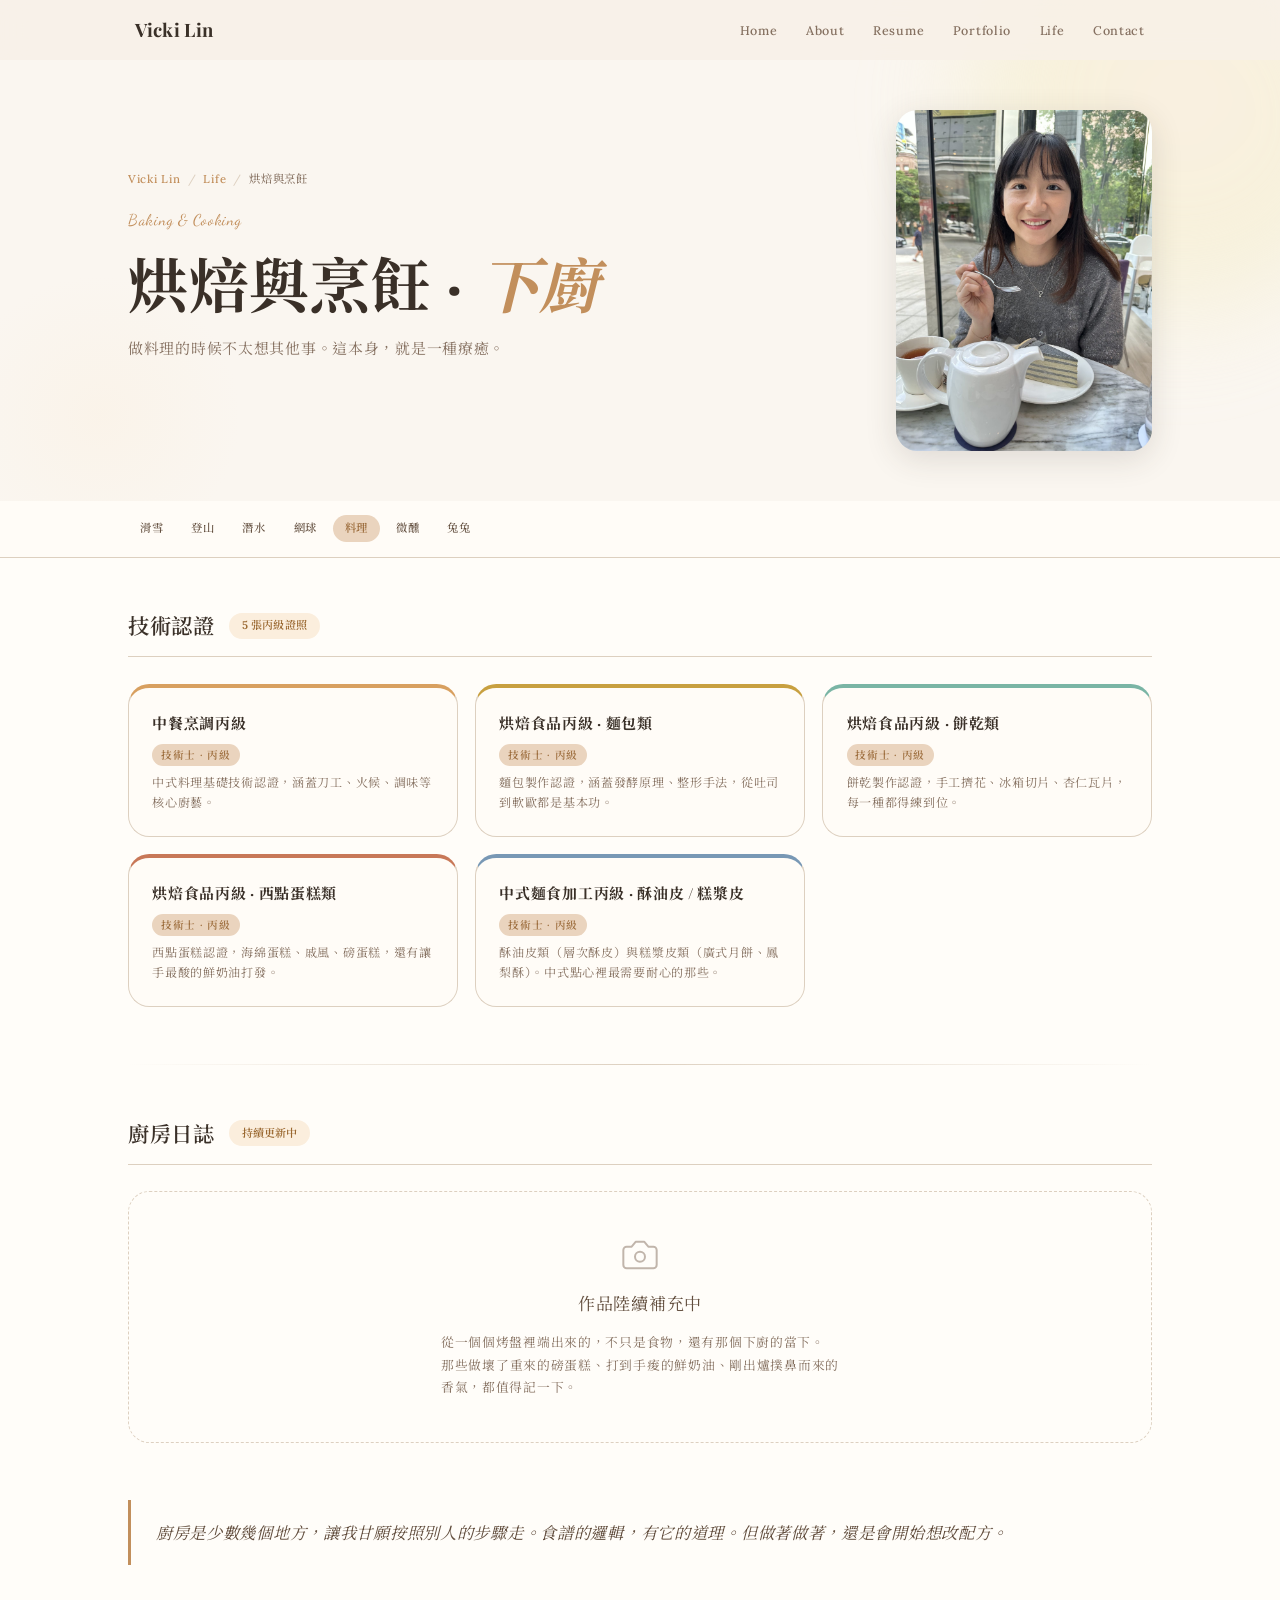
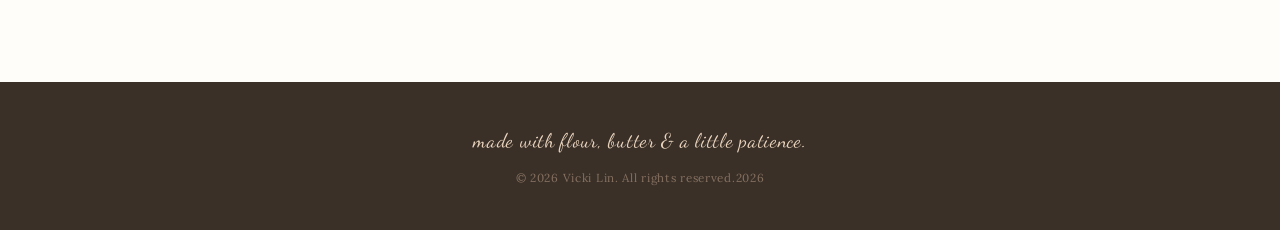
<file: life/baking.html>
<!doctype html>
<html lang="zh-TW">
  <head>
    <!-- Google tag (gtag.js) -->
    <script async src="https://www.googletagmanager.com/gtag/js?id=G-K20HST7W02"></script>
    <script>
      window.dataLayer = window.dataLayer || [];
      function gtag(){dataLayer.push(arguments);}
      gtag('js', new Date());
      gtag('config', 'G-K20HST7W02');
    </script>
    <meta charset="UTF-8" />
    <meta name="viewport" content="width=device-width, initial-scale=1.0" />
    <meta name="description" content="Vicki Lin 的烘焙與烹飪紀錄，廚房裡的各種傑作與丙級證照。" />
    <title>烘焙與烹飪 · Vicki Lin</title>
    <link rel="shortcut icon" type="image/x-icon" href="../favicon.ico" />
    <link rel="icon" type="image/svg+xml" href="../favicon.svg" />
    <link rel="preconnect" href="https://fonts.googleapis.com" />
    <link rel="preconnect" href="https://fonts.gstatic.com" crossorigin />
    <link
      href="https://fonts.googleapis.com/css2?family=Playfair+Display:ital,wght@0,400;0,600;0,700;1,400;1,600&family=Noto+Serif+TC:wght@400;500;600;700&family=Lora:ital,wght@0,400;0,500;0,600;1,400&family=Inter:wght@300;400;500;600&family=Dancing+Script:wght@400;600&display=swap"
      rel="stylesheet"
    />
    <link rel="stylesheet" href="../assets/css/styles.css" />
    <link rel="stylesheet" href="../assets/css/life.css" />
    <link rel="stylesheet" href="../assets/css/baking.css" />
  </head>
  <body>
    <nav class="nav" id="nav" role="navigation">
      <div class="nav__inner">
        <a href="/" class="nav__logo">Vicki Lin</a>
        <button
          class="nav__burger"
          id="navBurger"
          aria-label="Toggle navigation menu"
          aria-expanded="false"
          aria-controls="navLinks"
        >
          <span aria-hidden="true"></span><span aria-hidden="true"></span
          ><span aria-hidden="true"></span>
        </button>
        <ul class="nav__links" id="navLinks" role="list">
          <li><a href="/" class="nav__link">Home</a></li>
          <li><a href="/#about" class="nav__link">About</a></li>
          <li><a href="/#resume" class="nav__link">Resume</a></li>
          <li><a href="/#portfolio" class="nav__link">Portfolio</a></li>
          <li><a href="/#life" class="nav__link">Life</a></li>
          <li><a href="/#contact" class="nav__link">Contact</a></li>
        </ul>
      </div>
    </nav>

    <section class="page-hero">
      <div class="page-hero__inner">
        <div class="page-hero__text">
          <nav class="page-breadcrumb" aria-label="Breadcrumb">
            <a href="/">Vicki Lin</a>
            <span class="page-breadcrumb__sep">/</span>
            <a href="/#life">Life</a>
            <span class="page-breadcrumb__sep">/</span>
            <span aria-current="page">烘焙與烹飪</span>
          </nav>
          <span class="page-hero__eyebrow">Baking &amp; Cooking</span>
          <h1 class="page-hero__title">烘焙與烹飪 · <em>下廚</em></h1>
          <p class="page-hero__sub">做料理的時候不太想其他事。這本身，就是一種療癒。</p>
        </div>
        <div class="page-hero__img-wrap" aria-hidden="true">
          <img
            src="../assets/images/life-baking.jpg"
            alt="Vicki enjoying a slice of black sesame cake with tea"
            class="page-hero__img"
            loading="eager"
          />
        </div>
      </div>
    </section>

    <!-- Life sub-navigation -->
    <nav class="life-subnav" aria-label="Life 其他頁面">
      <div class="life-subnav__inner">
        <a href="/life/snowboarding.html" class="life-subnav__link">滑雪</a>
        <a href="/life/hiking.html" class="life-subnav__link">登山</a>
        <a href="/life/diving.html" class="life-subnav__link">潛水</a>
        <a href="/life/tennis.html" class="life-subnav__link">網球</a>
        <a href="/life/baking.html" class="life-subnav__link life-subnav__link--active">料理</a>
        <a href="/life/cocktails.html" class="life-subnav__link">微醺</a>
        <a href="/life/bunny.html" class="life-subnav__link">兔兔</a>
      </div>
    </nav>
    <main class="section section--surface">
      <div class="container">
        <!-- Certifications -->
        <div class="record-section">
          <div class="record-section__header reveal">
            <h2 class="record-section__title">技術認證</h2>
            <span class="record-badge record-badge--peach">5 張丙級證照</span>
          </div>

          <div class="cert-cards-grid">
            <!-- 1. 中餐烹調 -->
            <div class="cert-card-full reveal">
              <div class="cert-card-full__body">
                <h3>中餐烹調丙級</h3>
                <span class="cert-level">技術士 · 丙級</span>
                <p>中式料理基礎技術認證，涵蓋刀工、火候、調味等核心廚藝。</p>
              </div>
            </div>

            <!-- 2. 烘焙 · 麵包 -->
            <div class="cert-card-full reveal">
              <div class="cert-card-full__body">
                <h3>烘焙食品丙級 · 麵包類</h3>
                <span class="cert-level">技術士 · 丙級</span>
                <p>麵包製作認證，涵蓋發酵原理、整形手法，從吐司到軟歐都是基本功。</p>
              </div>
            </div>

            <!-- 3. 烘焙 · 餅乾 -->
            <div class="cert-card-full reveal">
              <div class="cert-card-full__body">
                <h3>烘焙食品丙級 · 餅乾類</h3>
                <span class="cert-level">技術士 · 丙級</span>
                <p>餅乾製作認證，手工擠花、冰箱切片、杏仁瓦片，每一種都得練到位。</p>
              </div>
            </div>

            <!-- 4. 烘焙 · 西點蛋糕 -->
            <div class="cert-card-full reveal">
              <div class="cert-card-full__body">
                <h3>烘焙食品丙級 · 西點蛋糕類</h3>
                <span class="cert-level">技術士 · 丙級</span>
                <p>西點蛋糕認證，海綿蛋糕、戚風、磅蛋糕，還有讓手最酸的鮮奶油打發。</p>
              </div>
            </div>

            <!-- 5. 中式麵食 · 酥油皮/糕漿皮 -->
            <div class="cert-card-full reveal">
              <div class="cert-card-full__body">
                <h3>中式麵食加工丙級 · 酥油皮 / 糕漿皮</h3>
                <span class="cert-level">技術士 · 丙級</span>
                <p>
                  酥油皮類（層次酥皮）與糕漿皮類（廣式月餅、鳳梨酥）。中式點心裡最需要耐心的那些。
                </p>
              </div>
            </div>
          </div>
        </div>

        <div class="section-divider"></div>

        <!-- Kitchen Diary placeholder -->
        <div class="record-section">
          <div class="record-section__header reveal">
            <h2 class="record-section__title">廚房日誌</h2>
            <span class="record-badge record-badge--peach">持續更新中</span>
          </div>

          <div class="kitchen-placeholder reveal">
            <svg
              xmlns="http://www.w3.org/2000/svg"
              width="40"
              height="40"
              viewBox="0 0 24 24"
              fill="none"
              stroke="var(--muted)"
              stroke-width="1.2"
              stroke-linecap="round"
              stroke-linejoin="round"
            >
              <path
                d="M14.5 4h-5L7 7H4a2 2 0 0 0-2 2v9a2 2 0 0 0 2 2h16a2 2 0 0 0 2-2V9a2 2 0 0 0-2-2h-3l-2.5-3z"
              />
              <circle cx="12" cy="13" r="3" />
            </svg>
            <p class="kitchen-placeholder__title">作品陸續補充中</p>
            <p class="kitchen-placeholder__sub">
              從一個個烤盤裡端出來的，不只是食物，還有那個下廚的當下。<br />
              那些做壞了重來的磅蛋糕、打到手痠的鮮奶油、剛出爐撲鼻而來的香氣，都值得記一下。
            </p>
          </div>
        </div>

        <div class="quote-block reveal">
          <p>
            廚房是少數幾個地方，讓我甘願按照別人的步驟走。食譜的邏輯，有它的道理。但做著做著，還是會開始想改配方。
          </p>
        </div>
      </div>
    </main>

    <footer class="footer" role="contentinfo">
      <div class="container">
        <p class="footer__quote">made with flour, butter &amp; a little patience.</p>
        <p class="footer__copy">© 2026 Vicki Lin. All rights reserved.<span id="year"></span></p>
      </div>
    </footer>

    <script src="../assets/js/script.js"></script>
  </body>
</html>
</file>
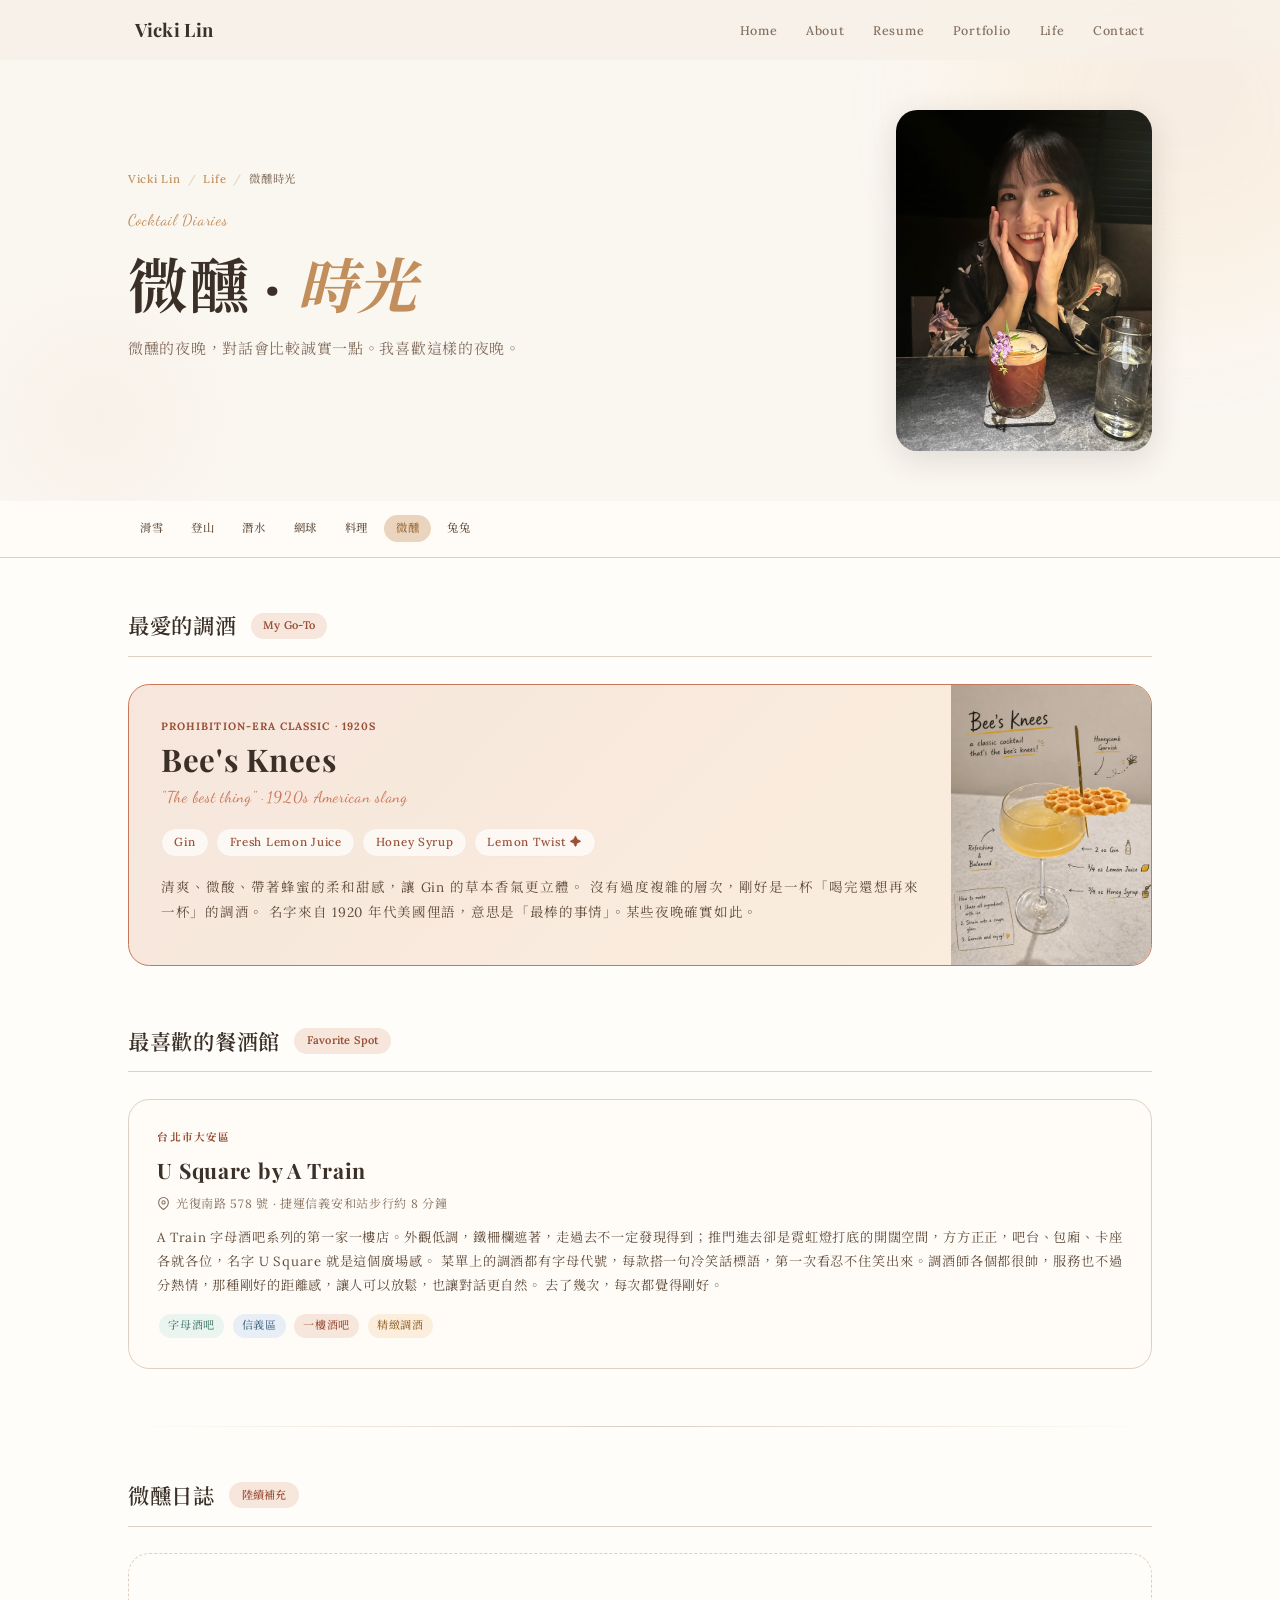
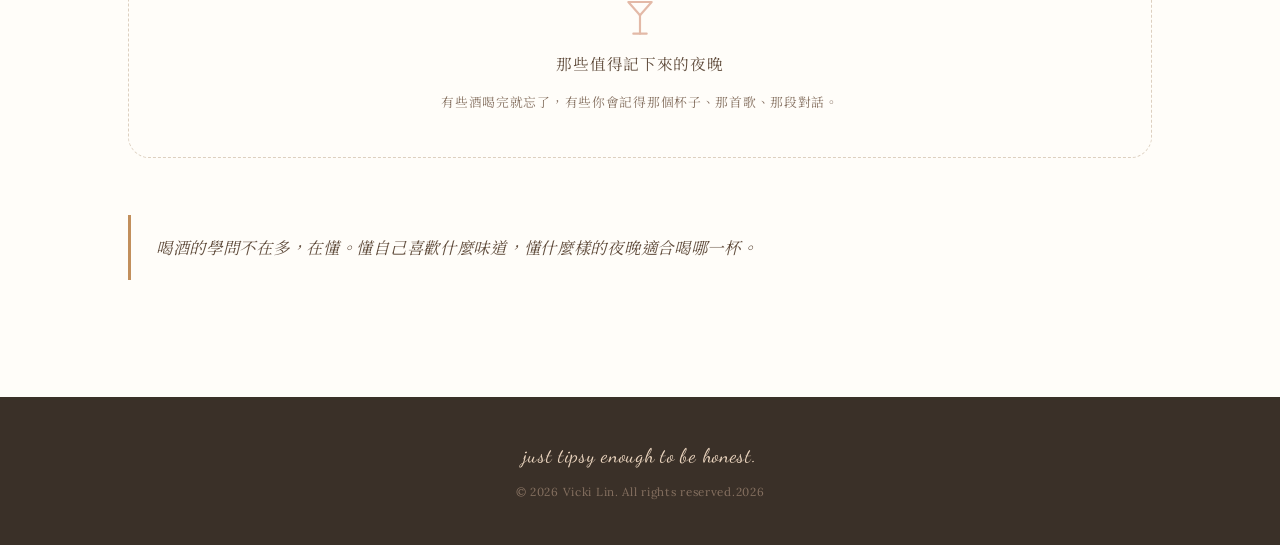
<file: life/cocktails.html>
<!doctype html>
<html lang="zh-TW">
  <head>
    <!-- Google tag (gtag.js) -->
    <script async src="https://www.googletagmanager.com/gtag/js?id=G-K20HST7W02"></script>
    <script>
      window.dataLayer = window.dataLayer || [];
      function gtag(){dataLayer.push(arguments);}
      gtag('js', new Date());
      gtag('config', 'G-K20HST7W02');
    </script>
    <meta charset="UTF-8" />
    <meta name="viewport" content="width=device-width, initial-scale=1.0" />
    <meta
      name="description"
      content="Vicki Lin 的微醺時光，和那些剛好的夜晚。"
    />
    <title>微醺時光 · Vicki Lin</title>
    <link rel="shortcut icon" type="image/x-icon" href="../favicon.ico" />
    <link rel="icon" type="image/svg+xml" href="../favicon.svg" />
    <link rel="preconnect" href="https://fonts.googleapis.com" />
    <link rel="preconnect" href="https://fonts.gstatic.com" crossorigin />
    <link
      href="https://fonts.googleapis.com/css2?family=Playfair+Display:ital,wght@0,400;0,600;0,700;1,400;1,600&family=Noto+Serif+TC:wght@400;500;600;700&family=Lora:ital,wght@0,400;0,500;0,600;1,400&family=Inter:wght@300;400;500;600&family=Dancing+Script:wght@400;600&display=swap"
      rel="stylesheet"
    />
    <link rel="stylesheet" href="../assets/css/styles.css" />
    <link rel="stylesheet" href="../assets/css/life.css" />
    <link rel="stylesheet" href="../assets/css/cocktails.css" />
  </head>
  <body>
    <nav class="nav" id="nav" role="navigation">
      <div class="nav__inner">
        <a href="/" class="nav__logo">Vicki Lin</a>
        <button
          class="nav__burger"
          id="navBurger"
          aria-label="Toggle navigation menu"
          aria-expanded="false"
          aria-controls="navLinks"
        >
          <span aria-hidden="true"></span><span aria-hidden="true"></span
          ><span aria-hidden="true"></span>
        </button>
        <ul class="nav__links" id="navLinks" role="list">
          <li><a href="/" class="nav__link">Home</a></li>
          <li><a href="/#about" class="nav__link">About</a></li>
          <li><a href="/#resume" class="nav__link">Resume</a></li>
          <li><a href="/#portfolio" class="nav__link">Portfolio</a></li>
          <li><a href="/#life" class="nav__link">Life</a></li>
          <li><a href="/#contact" class="nav__link">Contact</a></li>
        </ul>
      </div>
    </nav>

    <section class="page-hero">
      <div class="page-hero__inner">
        <div class="page-hero__text">
          <nav class="page-breadcrumb" aria-label="Breadcrumb">
            <a href="/">Vicki Lin</a>
            <span class="page-breadcrumb__sep">/</span>
            <a href="/#life">Life</a>
            <span class="page-breadcrumb__sep">/</span>
            <span aria-current="page">微醺時光</span>
          </nav>
          <span class="page-hero__eyebrow">Cocktail Diaries</span>
          <h1 class="page-hero__title">微醺 · <em>時光</em></h1>
          <p class="page-hero__sub">微醺的夜晚，對話會比較誠實一點。我喜歡這樣的夜晚。</p>
        </div>
        <div class="page-hero__img-wrap" aria-hidden="true">
          <img
            src="../assets/images/life-alcohol.jpg"
            alt="Vicki with a beautifully crafted cocktail"
            class="page-hero__img"
            loading="eager"
          />
        </div>
      </div>
    </section>

    <!-- Life sub-navigation -->
    <nav class="life-subnav" aria-label="Life 其他頁面">
      <div class="life-subnav__inner">
        <a href="/life/snowboarding.html" class="life-subnav__link">滑雪</a>
        <a href="/life/hiking.html" class="life-subnav__link">登山</a>
        <a href="/life/diving.html" class="life-subnav__link">潛水</a>
        <a href="/life/tennis.html" class="life-subnav__link">網球</a>
        <a href="/life/baking.html" class="life-subnav__link">料理</a>
        <a href="/life/cocktails.html" class="life-subnav__link life-subnav__link--active">微醺</a>
        <a href="/life/bunny.html" class="life-subnav__link">兔兔</a>
      </div>
    </nav>
    <main class="section section--surface">
      <div class="container">
        <!-- Featured Cocktail: Bee's Knees -->
        <div class="record-section">
          <div class="record-section__header reveal">
            <h2 class="record-section__title">最愛的調酒</h2>
            <span class="record-badge record-badge--lavender">My Go-To</span>
          </div>

          <div class="cocktail-featured reveal">
            <div>
              <p class="cocktail-featured__eyebrow">Prohibition-era Classic · 1920s</p>
              <h2 class="cocktail-featured__name">Bee's Knees</h2>
              <p class="cocktail-featured__origin">"The best thing" · 1920s American slang</p>
              <div class="cocktail-featured__ingredients">
                <span class="ingredient-tag">Gin</span>
                <span class="ingredient-tag">Fresh Lemon Juice</span>
                <span class="ingredient-tag">Honey Syrup</span>
                <span class="ingredient-tag">Lemon Twist ✦</span>
              </div>
              <p class="cocktail-featured__desc">
                清爽、微酸、帶著蜂蜜的柔和甜感，讓 Gin 的草本香氣更立體。
                沒有過度複雜的層次，剛好是一杯「喝完還想再來一杯」的調酒。 名字來自 1920
                年代美國俚語，意思是「最棒的事情」。某些夜晚確實如此。
              </p>
            </div>
            <div class="cocktail-featured__glass" aria-hidden="true">
              <img src="../assets/images/cocktail-bees-knees.jpg" alt="Bee's Knees cocktail" />
            </div>
          </div>
        </div>

        <!-- Bar Spotlight: U Square -->
        <div class="record-section">
          <div class="record-section__header reveal">
            <h2 class="record-section__title">最喜歡的餐酒館</h2>
            <span class="record-badge record-badge--lavender">Favorite Spot</span>
          </div>

          <div class="bar-spotlight reveal">
            <div>
              <p class="bar-spotlight__eyebrow">台北市大安區</p>
              <h3 class="bar-spotlight__name">U Square by A Train</h3>
              <p class="bar-spotlight__location">
                <svg
                  xmlns="http://www.w3.org/2000/svg"
                  width="13"
                  height="13"
                  viewBox="0 0 24 24"
                  fill="none"
                  stroke="var(--muted)"
                  stroke-width="2"
                  stroke-linecap="round"
                  stroke-linejoin="round"
                >
                  <path d="M21 10c0 7-9 13-9 13s-9-6-9-13a9 9 0 0 1 18 0z" />
                  <circle cx="12" cy="10" r="3" />
                </svg>
                光復南路 578 號 · 捷運信義安和站步行約 8 分鐘
              </p>
              <p class="bar-spotlight__desc">
                A Train
                字母酒吧系列的第一家一樓店。外觀低調，鐵柵欄遮著，走過去不一定發現得到；推門進去卻是霓虹燈打底的開闊空間，方方正正，吧台、包廂、卡座各就各位，名字
                U Square 就是這個廣場感。
                菜單上的調酒都有字母代號，每款搭一句冷笑話標語，第一次看忍不住笑出來。調酒師各個都很帥，服務也不過分熱情，那種剛好的距離感，讓人可以放鬆，也讓對話更自然。
                去了幾次，每次都覺得剛好。
              </p>
              <div class="bar-spotlight__vibe">
                <span class="tag">字母酒吧</span>
                <span class="tag">信義區</span>
                <span class="tag">一樓酒吧</span>
                <span class="tag">精緻調酒</span>
              </div>
            </div>
          </div>
        </div>

        <div class="section-divider"></div>

        <!-- Diary placeholder -->
        <div class="record-section">
          <div class="record-section__header reveal">
            <h2 class="record-section__title">微醺日誌</h2>
            <span class="record-badge record-badge--lavender">陸續補充</span>
          </div>
          <div class="cocktail-placeholder reveal">
            <svg
              xmlns="http://www.w3.org/2000/svg"
              width="40"
              height="40"
              viewBox="0 0 24 24"
              fill="none"
              stroke="var(--lavender)"
              stroke-width="1.3"
              stroke-linecap="round"
              stroke-linejoin="round"
            >
              <path d="M8 22h8" />
              <path d="M12 11v11" />
              <path d="m19 3-7 8-7-8Z" />
            </svg>
            <p class="cocktail-placeholder__title">那些值得記下來的夜晚</p>
            <p class="cocktail-placeholder__sub">
              有些酒喝完就忘了，有些你會記得那個杯子、那首歌、那段對話。
            </p>
          </div>
        </div>

        <div class="quote-block reveal">
          <p>喝酒的學問不在多，在懂。懂自己喜歡什麼味道，懂什麼樣的夜晚適合喝哪一杯。</p>
        </div>
      </div>
    </main>

    <footer class="footer" role="contentinfo">
      <div class="container">
        <p class="footer__quote">just tipsy enough to be honest.</p>
        <p class="footer__copy">© 2026 Vicki Lin. All rights reserved.<span id="year"></span></p>
      </div>
    </footer>

    <script src="../assets/js/script.js"></script>
  </body>
</html>
</file>
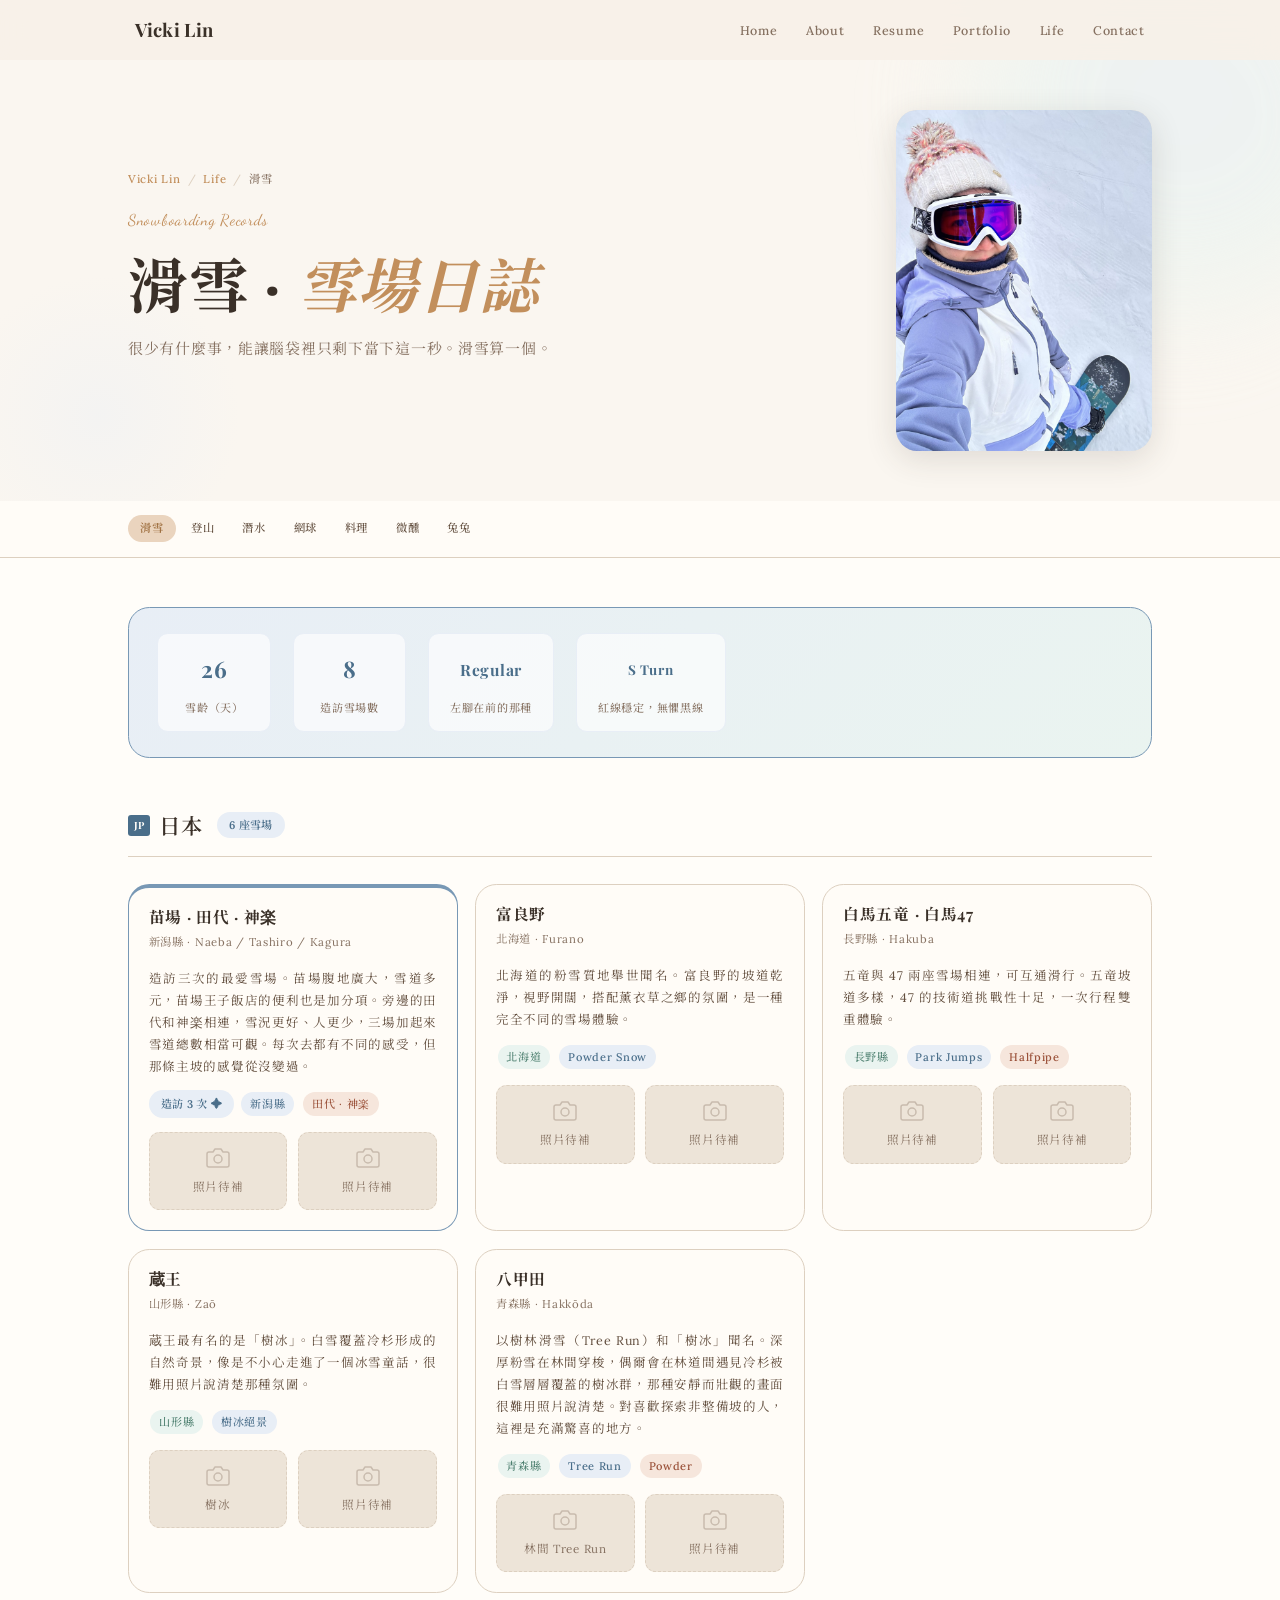
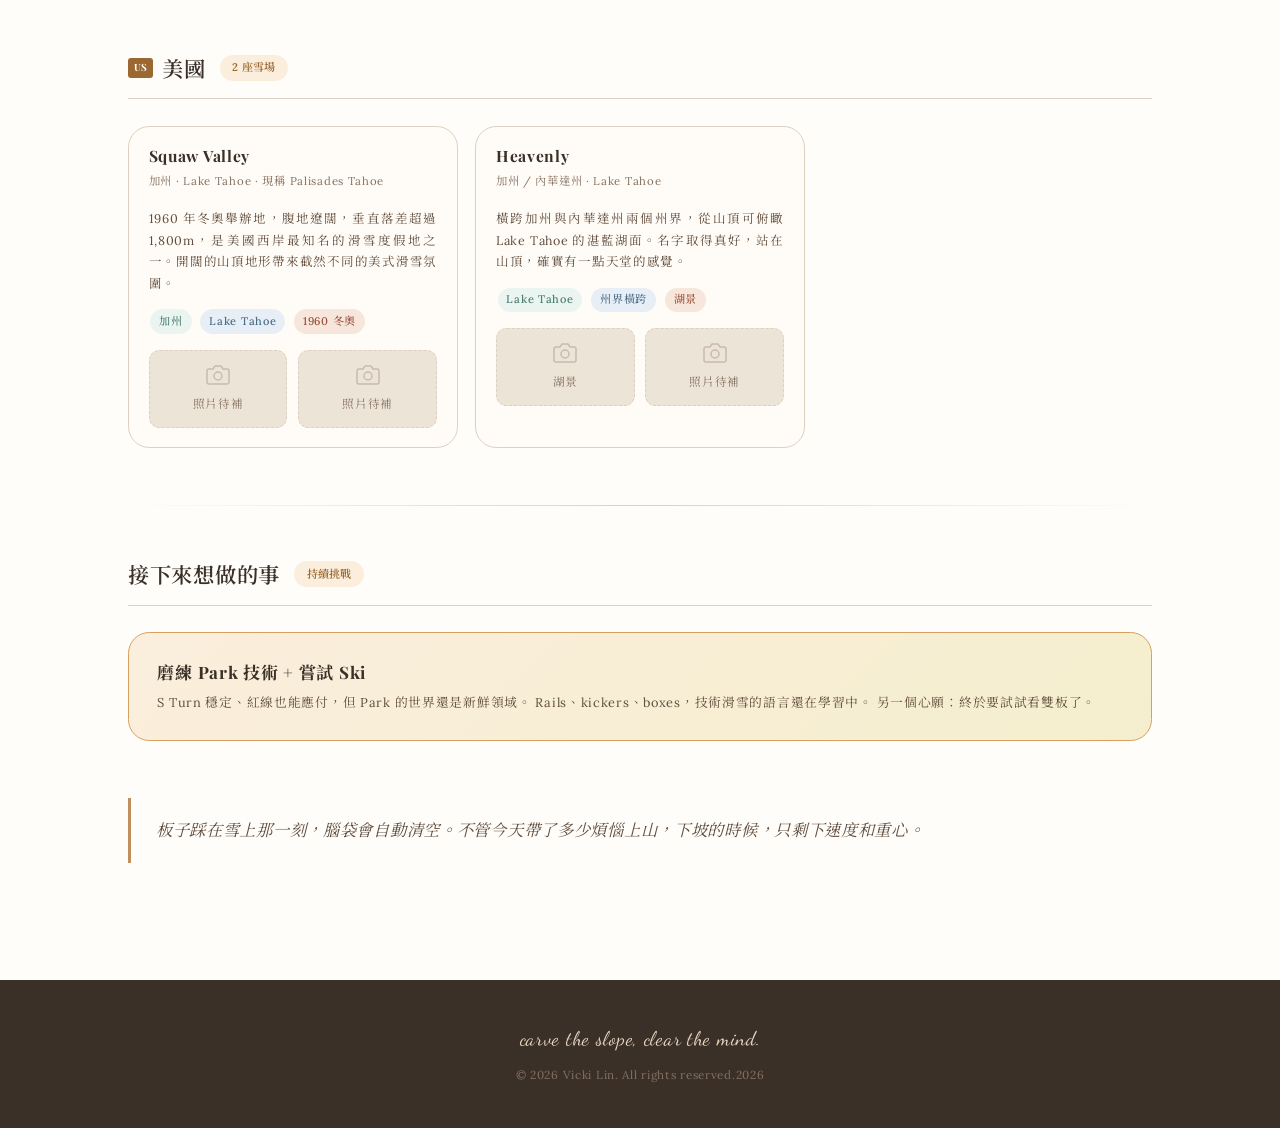
<file: life/snowboarding.html>
<!doctype html>
<html lang="zh-TW">
  <head>
    <!-- Google tag (gtag.js) -->
    <script async src="https://www.googletagmanager.com/gtag/js?id=G-K20HST7W02"></script>
    <script>
      window.dataLayer = window.dataLayer || [];
      function gtag(){dataLayer.push(arguments);}
      gtag('js', new Date());
      gtag('config', 'G-K20HST7W02');
    </script>
    <meta charset="UTF-8" />
    <meta name="viewport" content="width=device-width, initial-scale=1.0" />
    <meta
      name="description"
      content="Vicki Lin 的滑雪紀錄，26 天雪齡，日本 × 美國，Regular Snowboarder。"
    />
    <title>滑雪 · Vicki Lin</title>
    <link rel="shortcut icon" type="image/x-icon" href="../favicon.ico" />
    <link rel="icon" type="image/svg+xml" href="../favicon.svg" />
    <link rel="preconnect" href="https://fonts.googleapis.com" />
    <link rel="preconnect" href="https://fonts.gstatic.com" crossorigin />
    <link
      href="https://fonts.googleapis.com/css2?family=Playfair+Display:ital,wght@0,400;0,600;0,700;1,400;1,600&family=Noto+Serif+TC:wght@400;500;600;700&family=Lora:ital,wght@0,400;0,500;0,600;1,400&family=Inter:wght@300;400;500;600&family=Dancing+Script:wght@400;600&display=swap"
      rel="stylesheet"
    />
    <link rel="stylesheet" href="../assets/css/styles.css" />
    <link rel="stylesheet" href="../assets/css/life.css" />
    <link rel="stylesheet" href="../assets/css/snowboarding.css" />
  </head>
  <body>
    <nav class="nav" id="nav" role="navigation">
      <div class="nav__inner">
        <a href="/" class="nav__logo">Vicki Lin</a>
        <button
          class="nav__burger"
          id="navBurger"
          aria-label="Toggle navigation menu"
          aria-expanded="false"
          aria-controls="navLinks"
        >
          <span aria-hidden="true"></span><span aria-hidden="true"></span
          ><span aria-hidden="true"></span>
        </button>
        <ul class="nav__links" id="navLinks" role="list">
          <li><a href="/" class="nav__link">Home</a></li>
          <li><a href="/#about" class="nav__link">About</a></li>
          <li><a href="/#resume" class="nav__link">Resume</a></li>
          <li><a href="/#portfolio" class="nav__link">Portfolio</a></li>
          <li><a href="/#life" class="nav__link">Life</a></li>
          <li><a href="/#contact" class="nav__link">Contact</a></li>
        </ul>
      </div>
    </nav>

    <section class="page-hero">
      <div class="page-hero__inner">
        <div class="page-hero__text">
          <nav class="page-breadcrumb" aria-label="Breadcrumb">
            <a href="/">Vicki Lin</a>
            <span class="page-breadcrumb__sep">/</span>
            <a href="/#life">Life</a>
            <span class="page-breadcrumb__sep">/</span>
            <span aria-current="page">滑雪</span>
          </nav>
          <span class="page-hero__eyebrow">Snowboarding Records</span>
          <h1 class="page-hero__title">滑雪 · <em>雪場日誌</em></h1>
          <p class="page-hero__sub">很少有什麼事，能讓腦袋裡只剩下當下這一秒。滑雪算一個。</p>
        </div>
        <div class="page-hero__img-wrap" aria-hidden="true">
          <img
            src="../assets/images/life-snowboard.jpg"
            alt="Vicki snowboarding on a mountain slope"
            class="page-hero__img"
            loading="eager"
          />
        </div>
      </div>
    </section>

    <!-- Life sub-navigation -->
    <nav class="life-subnav" aria-label="Life 其他頁面">
      <div class="life-subnav__inner">
        <a href="/life/snowboarding.html" class="life-subnav__link life-subnav__link--active"
          >滑雪</a
        >
        <a href="/life/hiking.html" class="life-subnav__link">登山</a>
        <a href="/life/diving.html" class="life-subnav__link">潛水</a>
        <a href="/life/tennis.html" class="life-subnav__link">網球</a>
        <a href="/life/baking.html" class="life-subnav__link">料理</a>
        <a href="/life/cocktails.html" class="life-subnav__link">微醺</a>
        <a href="/life/bunny.html" class="life-subnav__link">兔兔</a>
      </div>
    </nav>
    <main class="section section--surface">
      <div class="container">
        <!-- Rider Profile -->
        <div class="rider-profile reveal">
          <div class="rider-stat">
            <span class="rider-stat__num">26</span>
            <span class="rider-stat__label">雪齡（天）</span>
          </div>
          <div class="rider-stat">
            <span class="rider-stat__num">8</span>
            <span class="rider-stat__label">造訪雪場數</span>
          </div>
          <div class="rider-stat">
            <span class="rider-stat__num rider-stat__num--md">Regular</span>
            <span class="rider-stat__label">左腳在前的那種</span>
          </div>
          <div class="rider-stat">
            <span class="rider-stat__num rider-stat__num--sm">S Turn</span>
            <span class="rider-stat__label">紅線穩定，無懼黑線</span>
          </div>
        </div>

        <!-- Japan -->
        <div class="record-section reveal">
          <div class="record-section__header">
            <h2 class="record-section__title">
              <span class="region-label">
                <span class="region-label__flag">JP</span>
                日本
              </span>
            </h2>
            <span class="record-badge record-badge--sky">6 座雪場</span>
          </div>
          <div class="resort-grid">
            <!-- 苗場 -->
            <div class="resort-card resort-card--featured">
              <div class="resort-card__top">
                <div class="resort-card__name">苗場 · 田代 · 神楽</div>
                <div class="resort-card__location">新潟縣 · Naeba / Tashiro / Kagura</div>
              </div>
              <div class="resort-card__body">
                <p class="resort-card__note">
                  造訪三次的最愛雪場。苗場腹地廣大，雪道多元，苗場王子飯店的便利也是加分項。旁邊的田代和神楽相連，雪況更好、人更少，三場加起來雪道總數相當可觀。每次去都有不同的感受，但那條主坡的感覺從沒變過。
                </p>
                <div class="resort-card__tags">
                  <span class="record-badge record-badge--sky">造訪 3 次 ✦</span>
                  <span class="tag">新潟縣</span>
                  <span class="tag">田代 · 神楽</span>
                </div>
                <div class="photo-grid">
                  <div class="photo-placeholder">
                    <svg
                      width="24"
                      height="24"
                      viewBox="0 0 24 24"
                      fill="none"
                      stroke="currentColor"
                      stroke-width="1.5"
                      stroke-linecap="round"
                      stroke-linejoin="round"
                    >
                      <path
                        d="M23 19a2 2 0 0 1-2 2H3a2 2 0 0 1-2-2V8a2 2 0 0 1 2-2h4l2-3h6l2 3h4a2 2 0 0 1 2 2z"
                      />
                      <circle cx="12" cy="13" r="4" />
                    </svg>
                    <span>照片待補</span>
                  </div>
                  <div class="photo-placeholder">
                    <svg
                      width="24"
                      height="24"
                      viewBox="0 0 24 24"
                      fill="none"
                      stroke="currentColor"
                      stroke-width="1.5"
                      stroke-linecap="round"
                      stroke-linejoin="round"
                    >
                      <path
                        d="M23 19a2 2 0 0 1-2 2H3a2 2 0 0 1-2-2V8a2 2 0 0 1 2-2h4l2-3h6l2 3h4a2 2 0 0 1 2 2z"
                      />
                      <circle cx="12" cy="13" r="4" />
                    </svg>
                    <span>照片待補</span>
                  </div>
                </div>
              </div>
            </div>

            <!-- 富良野 -->
            <div class="resort-card">
              <div class="resort-card__top">
                <div class="resort-card__name">富良野</div>
                <div class="resort-card__location">北海道 · Furano</div>
              </div>
              <div class="resort-card__body">
                <p class="resort-card__note">
                  北海道的粉雪質地舉世聞名。富良野的坡道乾淨，視野開闊，搭配薰衣草之鄉的氛圍，是一種完全不同的雪場體驗。
                </p>
                <div class="resort-card__tags">
                  <span class="tag">北海道</span>
                  <span class="tag">Powder Snow</span>
                </div>
                <div class="photo-grid">
                  <div class="photo-placeholder">
                    <svg
                      width="24"
                      height="24"
                      viewBox="0 0 24 24"
                      fill="none"
                      stroke="currentColor"
                      stroke-width="1.5"
                      stroke-linecap="round"
                      stroke-linejoin="round"
                    >
                      <path
                        d="M23 19a2 2 0 0 1-2 2H3a2 2 0 0 1-2-2V8a2 2 0 0 1 2-2h4l2-3h6l2 3h4a2 2 0 0 1 2 2z"
                      />
                      <circle cx="12" cy="13" r="4" />
                    </svg>
                    <span>照片待補</span>
                  </div>
                  <div class="photo-placeholder">
                    <svg
                      width="24"
                      height="24"
                      viewBox="0 0 24 24"
                      fill="none"
                      stroke="currentColor"
                      stroke-width="1.5"
                      stroke-linecap="round"
                      stroke-linejoin="round"
                    >
                      <path
                        d="M23 19a2 2 0 0 1-2 2H3a2 2 0 0 1-2-2V8a2 2 0 0 1 2-2h4l2-3h6l2 3h4a2 2 0 0 1 2 2z"
                      />
                      <circle cx="12" cy="13" r="4" />
                    </svg>
                    <span>照片待補</span>
                  </div>
                </div>
              </div>
            </div>

            <!-- 白馬五竜·47 -->
            <div class="resort-card">
              <div class="resort-card__top">
                <div class="resort-card__name">白馬五竜 · 白馬47</div>
                <div class="resort-card__location">長野縣 · Hakuba</div>
              </div>
              <div class="resort-card__body">
                <p class="resort-card__note">
                  五竜與 47 兩座雪場相連，可互通滑行。五竜坡道多樣，47
                  的技術道挑戰性十足，一次行程雙重體驗。
                </p>
                <div class="resort-card__tags">
                  <span class="tag">長野縣</span>
                  <span class="tag">Park Jumps</span>
                  <span class="tag">Halfpipe</span>
                </div>
                <div class="photo-grid">
                  <div class="photo-placeholder">
                    <svg
                      width="24"
                      height="24"
                      viewBox="0 0 24 24"
                      fill="none"
                      stroke="currentColor"
                      stroke-width="1.5"
                      stroke-linecap="round"
                      stroke-linejoin="round"
                    >
                      <path
                        d="M23 19a2 2 0 0 1-2 2H3a2 2 0 0 1-2-2V8a2 2 0 0 1 2-2h4l2-3h6l2 3h4a2 2 0 0 1 2 2z"
                      />
                      <circle cx="12" cy="13" r="4" />
                    </svg>
                    <span>照片待補</span>
                  </div>
                  <div class="photo-placeholder">
                    <svg
                      width="24"
                      height="24"
                      viewBox="0 0 24 24"
                      fill="none"
                      stroke="currentColor"
                      stroke-width="1.5"
                      stroke-linecap="round"
                      stroke-linejoin="round"
                    >
                      <path
                        d="M23 19a2 2 0 0 1-2 2H3a2 2 0 0 1-2-2V8a2 2 0 0 1 2-2h4l2-3h6l2 3h4a2 2 0 0 1 2 2z"
                      />
                      <circle cx="12" cy="13" r="4" />
                    </svg>
                    <span>照片待補</span>
                  </div>
                </div>
              </div>
            </div>

            <!-- 蔵王 -->
            <div class="resort-card">
              <div class="resort-card__top">
                <div class="resort-card__name">蔵王</div>
                <div class="resort-card__location">山形縣 · Zaō</div>
              </div>
              <div class="resort-card__body">
                <p class="resort-card__note">
                  蔵王最有名的是「樹冰」。白雪覆蓋冷杉形成的自然奇景，像是不小心走進了一個冰雪童話，很難用照片說清楚那種氛圍。
                </p>
                <div class="resort-card__tags">
                  <span class="tag">山形縣</span>
                  <span class="tag">樹冰絕景</span>
                </div>
                <div class="photo-grid">
                  <div class="photo-placeholder">
                    <svg
                      width="24"
                      height="24"
                      viewBox="0 0 24 24"
                      fill="none"
                      stroke="currentColor"
                      stroke-width="1.5"
                      stroke-linecap="round"
                      stroke-linejoin="round"
                    >
                      <path
                        d="M23 19a2 2 0 0 1-2 2H3a2 2 0 0 1-2-2V8a2 2 0 0 1 2-2h4l2-3h6l2 3h4a2 2 0 0 1 2 2z"
                      />
                      <circle cx="12" cy="13" r="4" />
                    </svg>
                    <span>樹冰</span>
                  </div>
                  <div class="photo-placeholder">
                    <svg
                      width="24"
                      height="24"
                      viewBox="0 0 24 24"
                      fill="none"
                      stroke="currentColor"
                      stroke-width="1.5"
                      stroke-linecap="round"
                      stroke-linejoin="round"
                    >
                      <path
                        d="M23 19a2 2 0 0 1-2 2H3a2 2 0 0 1-2-2V8a2 2 0 0 1 2-2h4l2-3h6l2 3h4a2 2 0 0 1 2 2z"
                      />
                      <circle cx="12" cy="13" r="4" />
                    </svg>
                    <span>照片待補</span>
                  </div>
                </div>
              </div>
            </div>

            <!-- 八甲田 -->
            <div class="resort-card">
              <div class="resort-card__top">
                <div class="resort-card__name">八甲田</div>
                <div class="resort-card__location">青森縣 · Hakkōda</div>
              </div>
              <div class="resort-card__body">
                <p class="resort-card__note">
                  以樹林滑雪（Tree
                  Run）和「樹冰」聞名。深厚粉雪在林間穿梭，偶爾會在林道間遇見冷杉被白雪層層覆蓋的樹冰群，那種安靜而壯觀的畫面很難用照片說清楚。對喜歡探索非整備坡的人，這裡是充滿驚喜的地方。
                </p>
                <div class="resort-card__tags">
                  <span class="tag">青森縣</span>
                  <span class="tag">Tree Run</span>
                  <span class="tag">Powder</span>
                </div>
                <div class="photo-grid">
                  <div class="photo-placeholder">
                    <svg
                      width="24"
                      height="24"
                      viewBox="0 0 24 24"
                      fill="none"
                      stroke="currentColor"
                      stroke-width="1.5"
                      stroke-linecap="round"
                      stroke-linejoin="round"
                    >
                      <path
                        d="M23 19a2 2 0 0 1-2 2H3a2 2 0 0 1-2-2V8a2 2 0 0 1 2-2h4l2-3h6l2 3h4a2 2 0 0 1 2 2z"
                      />
                      <circle cx="12" cy="13" r="4" />
                    </svg>
                    <span>林間 Tree Run</span>
                  </div>
                  <div class="photo-placeholder">
                    <svg
                      width="24"
                      height="24"
                      viewBox="0 0 24 24"
                      fill="none"
                      stroke="currentColor"
                      stroke-width="1.5"
                      stroke-linecap="round"
                      stroke-linejoin="round"
                    >
                      <path
                        d="M23 19a2 2 0 0 1-2 2H3a2 2 0 0 1-2-2V8a2 2 0 0 1 2-2h4l2-3h6l2 3h4a2 2 0 0 1 2 2z"
                      />
                      <circle cx="12" cy="13" r="4" />
                    </svg>
                    <span>照片待補</span>
                  </div>
                </div>
              </div>
            </div>
          </div>
        </div>

        <!-- USA -->
        <div class="record-section reveal">
          <div class="record-section__header">
            <h2 class="record-section__title">
              <span class="region-label">
                <span class="region-label__flag region-label__flag--us">US</span>
                美國
              </span>
            </h2>
            <span class="record-badge record-badge--peach">2 座雪場</span>
          </div>
          <div class="resort-grid">
            <!-- Squaw Valley -->
            <div class="resort-card">
              <div class="resort-card__top">
                <div class="resort-card__name">Squaw Valley</div>
                <div class="resort-card__location">加州 · Lake Tahoe · 現稱 Palisades Tahoe</div>
              </div>
              <div class="resort-card__body">
                <p class="resort-card__note">
                  1960 年冬奧舉辦地，腹地遼闊，垂直落差超過
                  1,800m，是美國西岸最知名的滑雪度假地之一。開闊的山頂地形帶來截然不同的美式滑雪氛圍。
                </p>
                <div class="resort-card__tags">
                  <span class="tag">加州</span>
                  <span class="tag">Lake Tahoe</span>
                  <span class="tag">1960 冬奧</span>
                </div>
                <div class="photo-grid">
                  <div class="photo-placeholder">
                    <svg
                      width="24"
                      height="24"
                      viewBox="0 0 24 24"
                      fill="none"
                      stroke="currentColor"
                      stroke-width="1.5"
                      stroke-linecap="round"
                      stroke-linejoin="round"
                    >
                      <path
                        d="M23 19a2 2 0 0 1-2 2H3a2 2 0 0 1-2-2V8a2 2 0 0 1 2-2h4l2-3h6l2 3h4a2 2 0 0 1 2 2z"
                      />
                      <circle cx="12" cy="13" r="4" />
                    </svg>
                    <span>照片待補</span>
                  </div>
                  <div class="photo-placeholder">
                    <svg
                      width="24"
                      height="24"
                      viewBox="0 0 24 24"
                      fill="none"
                      stroke="currentColor"
                      stroke-width="1.5"
                      stroke-linecap="round"
                      stroke-linejoin="round"
                    >
                      <path
                        d="M23 19a2 2 0 0 1-2 2H3a2 2 0 0 1-2-2V8a2 2 0 0 1 2-2h4l2-3h6l2 3h4a2 2 0 0 1 2 2z"
                      />
                      <circle cx="12" cy="13" r="4" />
                    </svg>
                    <span>照片待補</span>
                  </div>
                </div>
              </div>
            </div>

            <!-- Heavenly -->
            <div class="resort-card">
              <div class="resort-card__top">
                <div class="resort-card__name">Heavenly</div>
                <div class="resort-card__location">加州 / 內華達州 · Lake Tahoe</div>
              </div>
              <div class="resort-card__body">
                <p class="resort-card__note">
                  橫跨加州與內華達州兩個州界，從山頂可俯瞰 Lake Tahoe
                  的湛藍湖面。名字取得真好，站在山頂，確實有一點天堂的感覺。
                </p>
                <div class="resort-card__tags">
                  <span class="tag">Lake Tahoe</span>
                  <span class="tag">州界橫跨</span>
                  <span class="tag">湖景</span>
                </div>
                <div class="photo-grid">
                  <div class="photo-placeholder">
                    <svg
                      width="24"
                      height="24"
                      viewBox="0 0 24 24"
                      fill="none"
                      stroke="currentColor"
                      stroke-width="1.5"
                      stroke-linecap="round"
                      stroke-linejoin="round"
                    >
                      <path
                        d="M23 19a2 2 0 0 1-2 2H3a2 2 0 0 1-2-2V8a2 2 0 0 1 2-2h4l2-3h6l2 3h4a2 2 0 0 1 2 2z"
                      />
                      <circle cx="12" cy="13" r="4" />
                    </svg>
                    <span>湖景</span>
                  </div>
                  <div class="photo-placeholder">
                    <svg
                      width="24"
                      height="24"
                      viewBox="0 0 24 24"
                      fill="none"
                      stroke="currentColor"
                      stroke-width="1.5"
                      stroke-linecap="round"
                      stroke-linejoin="round"
                    >
                      <path
                        d="M23 19a2 2 0 0 1-2 2H3a2 2 0 0 1-2-2V8a2 2 0 0 1 2-2h4l2-3h6l2 3h4a2 2 0 0 1 2 2z"
                      />
                      <circle cx="12" cy="13" r="4" />
                    </svg>
                    <span>照片待補</span>
                  </div>
                </div>
              </div>
            </div>
          </div>
        </div>

        <div class="section-divider"></div>

        <!-- Goals -->
        <div class="record-section reveal">
          <div class="record-section__header">
            <h2 class="record-section__title">接下來想做的事</h2>
            <span class="record-badge record-badge--peach">持續挑戰</span>
          </div>
          <div class="goal-strip">
            <div class="goal-strip__text">
              <h3>磨練 Park 技術 + 嘗試 Ski</h3>
              <p>
                S Turn 穩定、紅線也能應付，但 Park 的世界還是新鮮領域。
                Rails、kickers、boxes，技術滑雪的語言還在學習中。 另一個心願：終於要試試看雙板了。
              </p>
            </div>
          </div>
        </div>

        <div class="quote-block reveal">
          <p>
            板子踩在雪上那一刻，腦袋會自動清空。不管今天帶了多少煩惱上山，下坡的時候，只剩下速度和重心。
          </p>
        </div>
      </div>
    </main>

    <footer class="footer" role="contentinfo">
      <div class="container">
        <p class="footer__quote">carve the slope, clear the mind.</p>
        <p class="footer__copy">© 2026 Vicki Lin. All rights reserved.<span id="year"></span></p>
      </div>
    </footer>

    <script src="../assets/js/script.js"></script>
  </body>
</html>
</file>
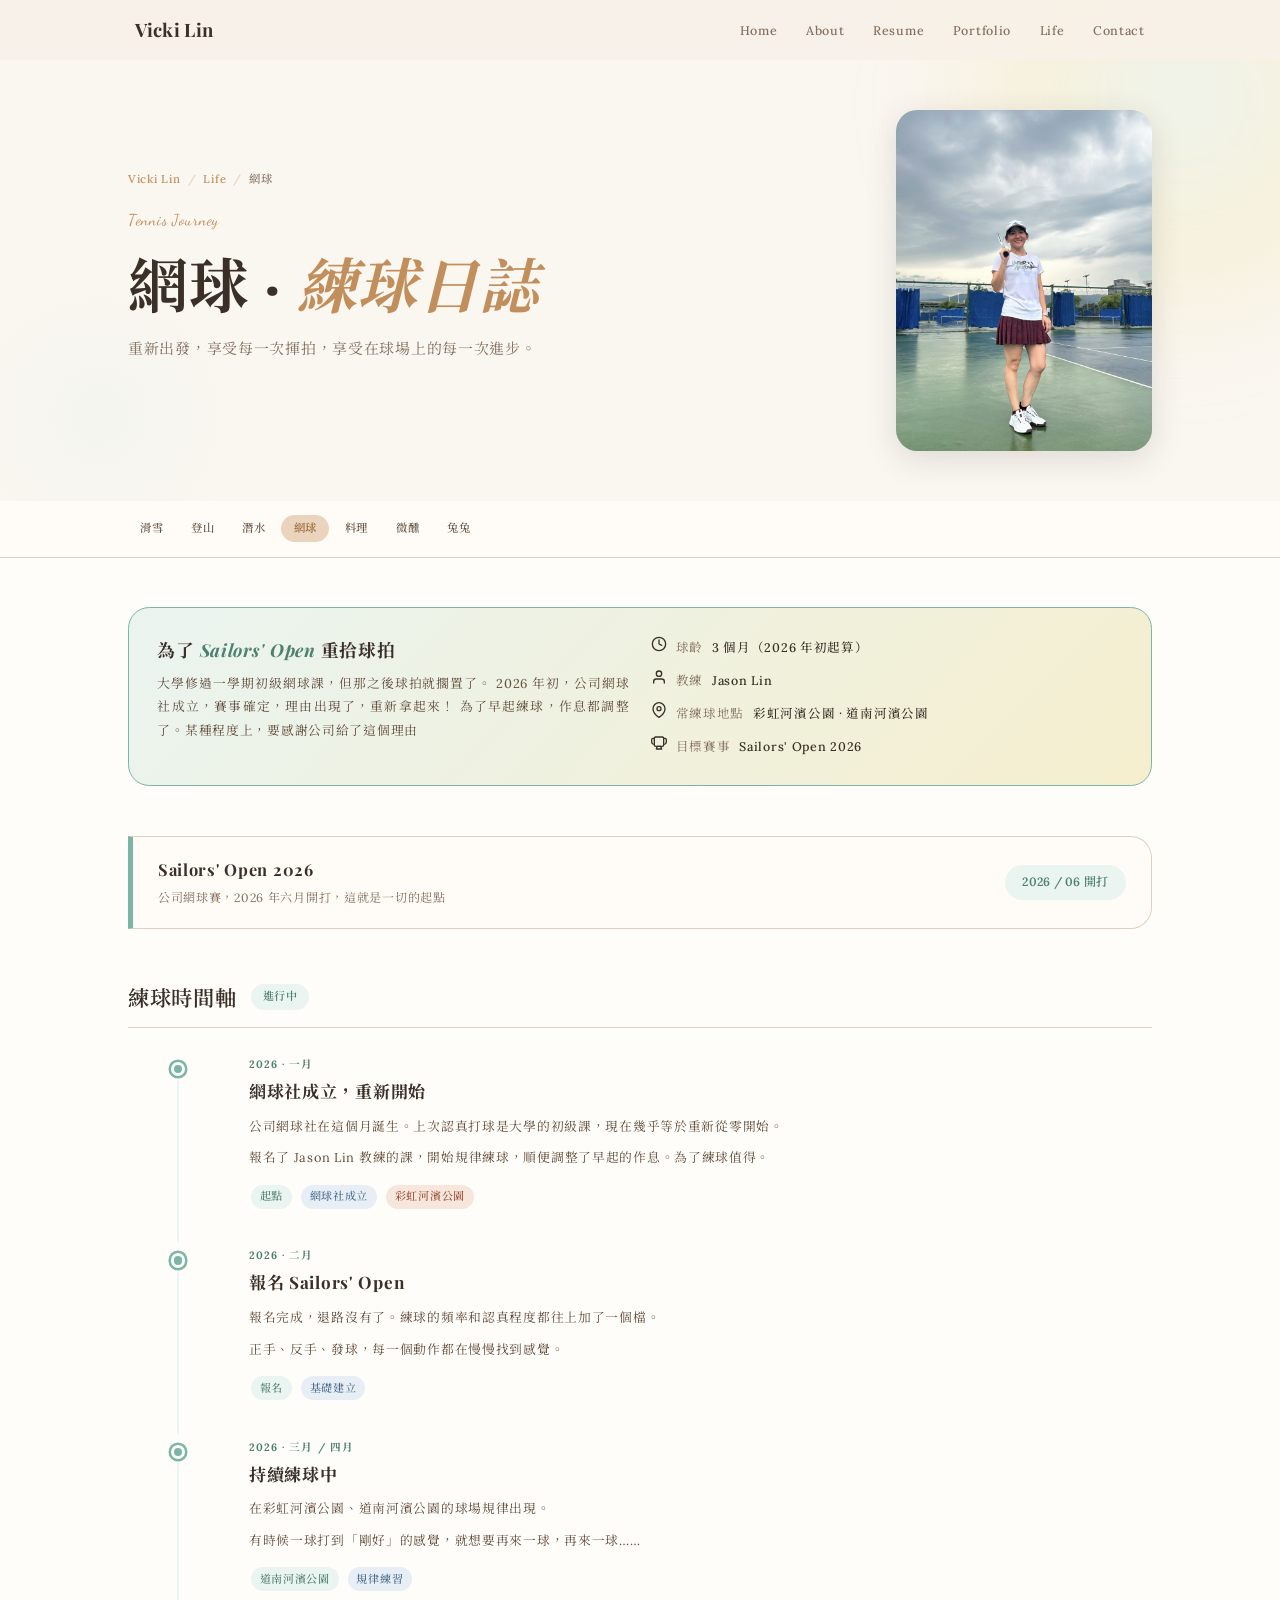
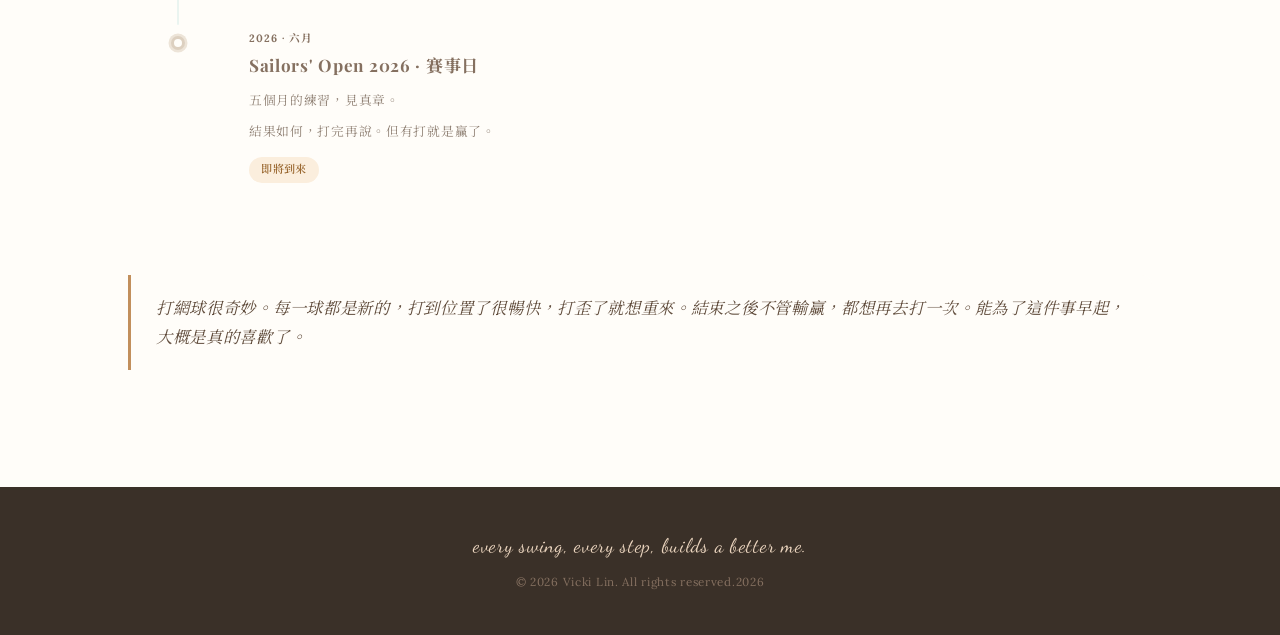
<file: life/tennis.html>
<!doctype html>
<html lang="zh-TW">
  <head>
    <!-- Google tag (gtag.js) -->
    <script async src="https://www.googletagmanager.com/gtag/js?id=G-K20HST7W02"></script>
    <script>
      window.dataLayer = window.dataLayer || [];
      function gtag(){dataLayer.push(arguments);}
      gtag('js', new Date());
      gtag('config', 'G-K20HST7W02');
    </script>
    <meta charset="UTF-8" />
    <meta name="viewport" content="width=device-width, initial-scale=1.0" />
    <meta
      name="description"
      content="Vicki Lin 的網球練球日誌，為 Sailors' Open 2026 而拿起球拍，三個月的練球旅程。"
    />
    <title>網球 · Vicki Lin</title>
    <link rel="shortcut icon" type="image/x-icon" href="../favicon.ico" />
    <link rel="icon" type="image/svg+xml" href="../favicon.svg" />
    <link rel="preconnect" href="https://fonts.googleapis.com" />
    <link rel="preconnect" href="https://fonts.gstatic.com" crossorigin />
    <link
      href="https://fonts.googleapis.com/css2?family=Playfair+Display:ital,wght@0,400;0,600;0,700;1,400;1,600&family=Noto+Serif+TC:wght@400;500;600;700&family=Lora:ital,wght@0,400;0,500;0,600;1,400&family=Inter:wght@300;400;500;600&family=Dancing+Script:wght@400;600&display=swap"
      rel="stylesheet"
    />
    <link rel="stylesheet" href="../assets/css/styles.css" />
    <link rel="stylesheet" href="../assets/css/life.css" />
    <link rel="stylesheet" href="../assets/css/tennis.css" />
  </head>
  <body>
    <nav class="nav" id="nav" role="navigation">
      <div class="nav__inner">
        <a href="/" class="nav__logo">Vicki Lin</a>
        <button
          class="nav__burger"
          id="navBurger"
          aria-label="Toggle navigation menu"
          aria-expanded="false"
          aria-controls="navLinks"
        >
          <span aria-hidden="true"></span><span aria-hidden="true"></span
          ><span aria-hidden="true"></span>
        </button>
        <ul class="nav__links" id="navLinks" role="list">
          <li><a href="/" class="nav__link">Home</a></li>
          <li><a href="/#about" class="nav__link">About</a></li>
          <li><a href="/#resume" class="nav__link">Resume</a></li>
          <li><a href="/#portfolio" class="nav__link">Portfolio</a></li>
          <li><a href="/#life" class="nav__link">Life</a></li>
          <li><a href="/#contact" class="nav__link">Contact</a></li>
        </ul>
      </div>
    </nav>

    <section class="page-hero">
      <div class="page-hero__inner">
        <div class="page-hero__text">
          <nav class="page-breadcrumb" aria-label="Breadcrumb">
            <a href="/">Vicki Lin</a>
            <span class="page-breadcrumb__sep">/</span>
            <a href="/#life">Life</a>
            <span class="page-breadcrumb__sep">/</span>
            <span aria-current="page">網球</span>
          </nav>
          <span class="page-hero__eyebrow">Tennis Journey</span>
          <h1 class="page-hero__title">網球 · <em>練球日誌</em></h1>
          <p class="page-hero__sub">重新出發，享受每一次揮拍，享受在球場上的每一次進步。</p>
        </div>
        <div class="page-hero__img-wrap" aria-hidden="true">
          <img
            src="../assets/images/life-tennis.jpg"
            alt="Vicki on a tennis court"
            class="page-hero__img"
            loading="eager"
          />
        </div>
      </div>
    </section>

    <!-- Life sub-navigation -->
    <nav class="life-subnav" aria-label="Life 其他頁面">
      <div class="life-subnav__inner">
        <a href="/life/snowboarding.html" class="life-subnav__link">滑雪</a>
        <a href="/life/hiking.html" class="life-subnav__link">登山</a>
        <a href="/life/diving.html" class="life-subnav__link">潛水</a>
        <a href="/life/tennis.html" class="life-subnav__link life-subnav__link--active">網球</a>
        <a href="/life/baking.html" class="life-subnav__link">料理</a>
        <a href="/life/cocktails.html" class="life-subnav__link">微醺</a>
        <a href="/life/bunny.html" class="life-subnav__link">兔兔</a>
      </div>
    </nav>
    <main class="section section--surface">
      <div class="container">
        <!-- Context card -->
        <div class="context-card reveal">
          <div class="context-card__main">
            <h3>為了 <em>Sailors' Open</em> 重拾球拍</h3>
            <p>
              大學修過一學期初級網球課，但那之後球拍就擱置了。 2026
              年初，公司網球社成立，賽事確定，理由出現了，重新拿起來！
              為了早起練球，作息都調整了。某種程度上，要感謝公司給了這個理由
            </p>
          </div>
          <div class="context-card__meta">
            <div class="meta-row">
              <span class="meta-row__icon"
                ><svg
                  xmlns="http://www.w3.org/2000/svg"
                  width="16"
                  height="16"
                  viewBox="0 0 24 24"
                  fill="none"
                  stroke="currentColor"
                  stroke-width="2"
                  stroke-linecap="round"
                  stroke-linejoin="round"
                >
                  <circle cx="12" cy="12" r="10" />
                  <polyline points="12 6 12 12 16 14" /></svg
              ></span>
              <span class="meta-row__label">球齡</span>
              <span class="meta-row__value">3 個月（2026 年初起算）</span>
            </div>
            <div class="meta-row">
              <span class="meta-row__icon"
                ><svg
                  xmlns="http://www.w3.org/2000/svg"
                  width="16"
                  height="16"
                  viewBox="0 0 24 24"
                  fill="none"
                  stroke="currentColor"
                  stroke-width="2"
                  stroke-linecap="round"
                  stroke-linejoin="round"
                >
                  <path d="M20 21v-2a4 4 0 0 0-4-4H8a4 4 0 0 0-4 4v2" />
                  <circle cx="12" cy="7" r="4" /></svg
              ></span>
              <span class="meta-row__label">教練</span>
              <span class="meta-row__value">Jason Lin</span>
            </div>
            <div class="meta-row">
              <span class="meta-row__icon"
                ><svg
                  xmlns="http://www.w3.org/2000/svg"
                  width="16"
                  height="16"
                  viewBox="0 0 24 24"
                  fill="none"
                  stroke="currentColor"
                  stroke-width="2"
                  stroke-linecap="round"
                  stroke-linejoin="round"
                >
                  <path d="M21 10c0 7-9 13-9 13s-9-6-9-13a9 9 0 0 1 18 0z" />
                  <circle cx="12" cy="10" r="3" /></svg
              ></span>
              <span class="meta-row__label">常練球地點</span>
              <span class="meta-row__value">彩虹河濱公園 · 道南河濱公園</span>
            </div>
            <div class="meta-row">
              <span class="meta-row__icon"
                ><svg
                  xmlns="http://www.w3.org/2000/svg"
                  width="16"
                  height="16"
                  viewBox="0 0 24 24"
                  fill="none"
                  stroke="currentColor"
                  stroke-width="2"
                  stroke-linecap="round"
                  stroke-linejoin="round"
                >
                  <polyline points="14.5 17 9.5 17 8 21 16 21 14.5 17" />
                  <path d="M5 5H3a2 2 0 0 0-2 2v3c0 1.7 1 3.2 2.5 3.9" />
                  <path d="M19 5h2a2 2 0 0 1 2 2v3c0 1.7-1 3.2-2.5 3.9" />
                  <rect x="5" y="3" width="14" height="14" rx="2" /></svg
              ></span>
              <span class="meta-row__label">目標賽事</span>
              <span class="meta-row__value">Sailors' Open 2026</span>
            </div>
          </div>
        </div>

        <!-- Tournament strip -->
        <div class="tournament-strip reveal">
          <div class="tournament-strip__info">
            <h3>Sailors' Open 2026</h3>
            <p>公司網球賽，2026 年六月開打，這就是一切的起點</p>
          </div>
          <span class="record-badge record-badge--mint record-badge--lg">2026 / 06 開打</span>
        </div>

        <!-- Timeline -->
        <div class="record-section">
          <div class="record-section__header reveal">
            <h2 class="record-section__title">練球時間軸</h2>
            <span class="record-badge record-badge--mint">進行中</span>
          </div>

          <div class="chapter-list">
            <div class="chapter reveal">
              <div class="chapter__timeline">
                <div class="chapter__dot"></div>
                <div class="chapter__line"></div>
              </div>
              <div class="chapter__content">
                <div class="chapter__label">2026 · 一月</div>
                <div class="chapter__title">網球社成立，重新開始</div>
                <div class="chapter__body">
                  <p>
                    公司網球社在這個月誕生。上次認真打球是大學的初級課，現在幾乎等於重新從零開始。
                  </p>
                  <p>
                    報名了 Jason Lin 教練的課，開始規律練球，順便調整了早起的作息。為了練球值得。
                  </p>
                </div>
                <div class="chapter__tags">
                  <span class="tag">起點</span>
                  <span class="tag">網球社成立</span>
                  <span class="tag">彩虹河濱公園</span>
                </div>
              </div>
            </div>

            <div class="chapter reveal">
              <div class="chapter__timeline">
                <div class="chapter__dot"></div>
                <div class="chapter__line"></div>
              </div>
              <div class="chapter__content">
                <div class="chapter__label">2026 · 二月</div>
                <div class="chapter__title">報名 Sailors' Open</div>
                <div class="chapter__body">
                  <p>報名完成，退路沒有了。練球的頻率和認真程度都往上加了一個檔。</p>
                  <p>正手、反手、發球，每一個動作都在慢慢找到感覺。</p>
                  <!-- 在這裡補充二月的練球心得 -->
                </div>
                <div class="chapter__tags">
                  <span class="tag">報名</span>
                  <span class="tag">基礎建立</span>
                </div>
              </div>
            </div>

            <div class="chapter reveal">
              <div class="chapter__timeline">
                <div class="chapter__dot"></div>
                <div class="chapter__line"></div>
              </div>
              <div class="chapter__content">
                <div class="chapter__label">2026 · 三月 / 四月</div>
                <div class="chapter__title">持續練球中</div>
                <div class="chapter__body">
                  <p>在彩虹河濱公園、道南河濱公園的球場規律出現。</p>
                  <p>有時候一球打到「剛好」的感覺，就想要再來一球，再來一球……</p>
                  <!-- 在這裡補充這段時間的心得與進步 -->
                </div>
                <div class="chapter__tags">
                  <span class="tag">道南河濱公園</span>
                  <span class="tag">規律練習</span>
                </div>
              </div>
            </div>

            <div class="chapter chapter--future reveal">
              <div class="chapter__timeline">
                <div class="chapter__dot"></div>
                <div class="chapter__line"></div>
              </div>
              <div class="chapter__content">
                <div class="chapter__label">2026 · 六月</div>
                <div class="chapter__title">Sailors' Open 2026 · 賽事日</div>
                <div class="chapter__body">
                  <p>五個月的練習，見真章。</p>
                  <p>結果如何，打完再說。但有打就是贏了。</p>
                </div>
                <div class="chapter__tags">
                  <span class="record-badge record-badge--peach">即將到來</span>
                </div>
              </div>
            </div>
          </div>
        </div>

        <div class="quote-block reveal">
          <p>
            打網球很奇妙。每一球都是新的，打到位置了很暢快，打歪了就想重來。結束之後不管輸贏，都想再去打一次。能為了這件事早起，大概是真的喜歡了。
          </p>
        </div>
      </div>
    </main>

    <footer class="footer" role="contentinfo">
      <div class="container">
        <p class="footer__quote">every swing, every step, builds a better me.</p>
        <p class="footer__copy">© 2026 Vicki Lin. All rights reserved.<span id="year"></span></p>
      </div>
    </footer>

    <script src="../assets/js/script.js"></script>
  </body>
</html>
</file>
<file: assets/css/styles.css>
/* ============================================================
   VICKI LIN PERSONAL WEBSITE — styles.css
   Palette: Milk Tea / Editorial Warm
   Fonts:   Playfair Display (serif) + Lora (body) + Noto Serif TC (CJK) + Dancing Script (accent)
   ============================================================ */

/* ── CSS Variables ───────────────────────────────────────────
   Edit these to retheme the whole site at once.
   ─────────────────────────────────────────────────────────── */
:root {
  /* Backgrounds */
  --bg:           #faf6f0;
  --surface:      #fffdf9;
  --surface-2:    #ede4d8;
  --surface-3:    #e2d5c5;
  --cream:        #fffcf7;

  /* Text */
  --text:         #3a3028;
  --text-light:   #624e3e;
  --muted:        #857060;

  /* Primary accent – warm caramel (milk tea base) */
  --accent:       #c28f5c;
  --accent-soft:  #ead4be;
  --accent-dark:  #9e6f3f;

  /* ── Warm botanical pastels ────────────────────────── */
  /* Sage / eucalyptus (warm muted teal-green) */
  --mint:         #7ab5a5;
  --mint-soft:    #eaf4f0;
  --mint-dark:    #4e8070;

  /* Dusty powder blue (ref: Hello Spring leaf/text colour) */
  --sky:          #7898b5;
  --sky-soft:     #e8eef6;
  --sky-dark:     #4a6e8a;

  /* Terracotta / warm caramel */
  --lavender:     #c87858;
  --lavender-soft:#f6e6dc;
  --lavender-dark:#9a5038;

  /* Warm golden peach */
  --peach:        #d8a060;
  --peach-soft:   #fbeedd;
  --peach-dark:   #9a6830;

  /* Dusty blush rose */
  --rose:         #cc9080;
  --rose-soft:    #f6e6e0;

  /* Warm straw / gold */
  --butter:       #c8a040;
  --butter-soft:  #f5eece;
  --butter-dark:  #8a6820;

  /* UI */
  --border:       #ddd0c0;

  /* Fonts */
  --font-serif:   'Playfair Display', 'Noto Serif TC', Georgia, serif;
  --font-sans:    'Inter', system-ui, -apple-system, sans-serif;
  --font-body:    'Lora', 'Noto Serif TC', Georgia, serif;
  --font-zh:      'Noto Serif TC', 'Playfair Display', Georgia, serif;
  --font-script:  'Dancing Script', cursive;

  /* Shape — rem so they scale with fluid base font */
  --radius:       0.75rem;    /* 12px @ 16px base */
  --radius-lg:    1.5rem;     /* 24px @ 16px base */
  --radius-full:  999px;      /* intentionally large pill — keep px */

  /* Shadow — keep px for precise visual tuning */
  --shadow:       0 2px 16px rgba(58, 48, 40, 0.08);
  --shadow-hover: 0 8px 32px rgba(58, 48, 40, 0.14);

  /* Motion */
  --transition:   0.3s ease;

  /* Layout */
  --nav-h:        4.25rem;    /* 68px @ 16px base */
  --section-pad-top:    3.5rem;     /* 56px  @ 16px base */
  --section-pad-bottom: 6.25rem;    /* 100px @ 16px base */
  --container:    75rem;      /* 1200px @ 16px base */
}


/* ── Reset & Base ────────────────────────────────────────────
   ─────────────────────────────────────────────────────────── */
*, *::before, *::after {
  box-sizing: border-box;
  margin: 0;
  padding: 0;
}

/* Fluid base font is set by JS (script.js) via RAF-throttled resize handler.
   16px here is a fallback for no-JS / before first paint. */
html {
  scroll-behavior: smooth;
  font-size: 16px;
}

body {
  background-color: var(--bg);
  color: var(--text);
  font-family: var(--font-body);
  line-height: 1.7;
  letter-spacing: 0.05em;
  -webkit-font-smoothing: antialiased;
  -moz-osx-font-smoothing: grayscale;
}

img {
  display: block;
  max-width: 100%;
  height: auto;
}

a {
  color: inherit;
  text-decoration: none;
}

ul {
  list-style: none;
}

button {
  cursor: pointer;
  background: none;
  border: none;
  font: inherit;
}


/* ── Layout Utilities ────────────────────────────────────────
   ─────────────────────────────────────────────────────────── */
.container {
  width: 100%;
  max-width: var(--container);
  margin: 0 auto;
  padding: 0 1.5rem;
}

.section {
  padding: var(--section-pad-top) 0 var(--section-pad-bottom);
}

/* Alternating section background */
.section--alt {
  background-color: var(--surface);
}

/* Section backgrounds: warm cream alternation only.
   All colour lives in components (badges, timeline, icons, cards). */
.franchise { background-color: #fef8ec; }

/* Eyebrow accent: sage for personal sections, terracotta for work sections */
.about     .section-eyebrow { color: var(--mint); }
.resume    .section-eyebrow { color: var(--lavender); }
.portfolio .section-eyebrow { color: var(--lavender); }
.life      .section-eyebrow { color: var(--mint); }
.contact   .section-eyebrow { color: var(--accent); }

/* Section header block (eyebrow + title + optional sub) */
.section-header {
  text-align: center;
  margin-bottom: 3.5rem;
}

.section-eyebrow {
  display: inline-block;
  font-family: var(--font-script);
  font-size: 1.15rem;
  color: var(--accent);
  margin-bottom: 0.5rem;
  letter-spacing: 0.03em;
}

.section-title {
  font-family: var(--font-serif);
  font-size: clamp(2rem, 4vw, 3rem);
  font-weight: 700;
  color: var(--text);
  line-height: 1.2;
}

.section-title em {
  font-style: italic;
  color: var(--accent);
}

.section-sub {
  margin-top: 1rem;
  font-size: 1.05rem;
  color: var(--muted);
  max-width: 37.5rem;
  margin-left: auto;
  margin-right: auto;
  line-height: 1.8;
}


/* ── Scroll Reveal Animation ─────────────────────────────────
   JS adds .visible when element enters viewport.
   ─────────────────────────────────────────────────────────── */
.reveal {
  opacity: 0;
  transform: translateY(1.75rem);
  transition: opacity 0.65s ease, transform 0.65s ease;
}

.reveal.visible {
  opacity: 1;
  transform: translateY(0);
}


/* ── Buttons ─────────────────────────────────────────────────
   ─────────────────────────────────────────────────────────── */
.btn {
  display: inline-flex;
  align-items: center;
  justify-content: center;
  gap: 0.5rem;
  padding: 0.75rem 1.625rem;
  border-radius: var(--radius-full);
  font-size: 0.95rem;
  font-weight: 500;
  transition: background-color var(--transition), transform var(--transition), box-shadow var(--transition), border-color var(--transition), color var(--transition);
  white-space: nowrap;
  letter-spacing: 0.01em;
}

.btn--primary {
  background-color: var(--accent);
  color: #fff;
  box-shadow: 0 3px 12px rgba(194, 143, 92, 0.3);
}
.btn--primary:hover {
  background-color: var(--accent-dark);
  transform: translateY(-2px);
  box-shadow: 0 6px 20px rgba(194, 143, 92, 0.35);
}

.btn--secondary {
  background-color: var(--text);
  color: var(--cream);
}
.btn--secondary:hover {
  background-color: var(--text-light);
  transform: translateY(-2px);
}

.btn--ghost {
  background-color: transparent;
  border: 1.5px solid var(--border);
  color: var(--text);
}
.btn--ghost:hover {
  border-color: var(--accent);
  color: var(--accent);
  transform: translateY(-2px);
}

/* Focus ring (accessibility) */
.btn:focus-visible {
  outline: 2px solid var(--accent);
  outline-offset: 3px;
}


/* ── Tags & Badges ───────────────────────────────────────────
   ─────────────────────────────────────────────────────────── */
.badge {
  display: inline-block;
  padding: 0.3125rem 0.875rem;
  border-radius: var(--radius-full);
  background-color: var(--accent-soft);
  color: var(--accent-dark);
  font-size: 0.82rem;
  font-weight: 500;
}

.hero__badges .badge:nth-child(1) { background-color: var(--sky-soft);      color: var(--sky-dark); }
.hero__badges .badge:nth-child(2) { background-color: var(--mint-soft);     color: var(--mint-dark); }
.hero__badges .badge:nth-child(3) { background-color: var(--lavender-soft); color: var(--lavender-dark); }

.tech-tag {
  display: inline-block;
  padding: 0.1875rem 0.625rem;
  border-radius: var(--radius-full);
  background-color: var(--sky-soft);
  color: var(--sky-dark);
  font-size: 0.78rem;
  margin: 0.125rem;
}

.tag {
  display: inline-block;
  padding: 0.1875rem 0.625rem;
  border-radius: var(--radius-full);
  background-color: var(--mint-soft);
  color: var(--mint-dark);
  font-size: 0.78rem;
  font-weight: 500;
  margin: 0.125rem;
}

.tag:nth-child(2) { background-color: var(--sky-soft);      color: var(--sky-dark); }
.tag:nth-child(3) { background-color: var(--lavender-soft); color: var(--lavender-dark); }
.tag:nth-child(4) { background-color: var(--peach-soft);    color: var(--peach-dark); }


/* ============================================================
   NAVIGATION
   ============================================================ */
.nav {
  position: fixed;
  top: 0;
  left: 0;
  right: 0;
  z-index: 100;
  height: var(--nav-h);
  background-color: rgba(248, 241, 232, 0.88);
  backdrop-filter: blur(14px);
  -webkit-backdrop-filter: blur(14px);
  border-bottom: 1px solid transparent;
  transition: border-color var(--transition), box-shadow var(--transition);
}

.nav.scrolled {
  border-bottom-color: var(--border);
  box-shadow: var(--shadow);
}

.nav__inner {
  display: flex;
  align-items: center;
  justify-content: space-between;
  height: 100%;
  max-width: var(--container);
  margin: 0 auto;
  padding: 0 2rem;
}

.nav__logo {
  font-family: var(--font-serif);
  font-size: 1.3rem;
  font-weight: 700;
  color: var(--text);
  letter-spacing: 0.02em;
  flex-shrink: 0;
}

.nav__links {
  display: flex;
  align-items: center;
  gap: 2rem;
}

.nav__link {
  font-size: 0.88rem;
  color: var(--muted);
  font-weight: 500;
  transition: color var(--transition);
  position: relative;
  padding-bottom: 2px;
}

.nav__link::after {
  content: '';
  position: absolute;
  bottom: -3px;
  left: 0;
  width: 0;
  height: 2px;
  background-color: var(--accent);
  border-radius: 2px;
  transition: width var(--transition);
}

.nav__link:hover,
.nav__link.active {
  color: var(--accent);
}

.nav__link:hover::after,
.nav__link.active::after {
  width: 100%;
}

.nav__link:focus-visible {
  outline: 2px solid var(--accent);
  outline-offset: 3px;
  border-radius: 2px;
}

/* Hamburger button — hidden on desktop */
.nav__burger {
  display: none;
  flex-direction: column;
  gap: 0.3125rem;
  width: 2.125rem;
  padding: 0.25rem;
  flex-shrink: 0;
}

.nav__burger span {
  display: block;
  height: 2px;
  background-color: var(--text);
  border-radius: 2px;
  transition: transform var(--transition), opacity var(--transition);
}

.nav__burger.open span:nth-child(1) { transform: translateY(7px) rotate(45deg); }
.nav__burger.open span:nth-child(2) { opacity: 0; transform: scaleX(0); }
.nav__burger.open span:nth-child(3) { transform: translateY(-7px) rotate(-45deg); }


/* ============================================================
   HERO
   ============================================================ */
.hero {
  min-height: 100vh;
  padding-top: var(--nav-h);
  display: flex;
  align-items: center;
  overflow: hidden;
  position: relative;
  background-color: var(--bg);
}

/* Warm botanical glow */
.hero::before {
  content: '';
  position: absolute;
  top: -7.5rem;
  right: -7.5rem;
  width: 37.5rem;
  height: 37.5rem;
  border-radius: 50%;
  background: radial-gradient(circle at 60% 40%,
    var(--peach-soft) 0%,
    var(--mint-soft) 45%,
    transparent 70%
  );
  filter: blur(48px);
  opacity: 0.6;
  pointer-events: none;
  z-index: 0;
}

.hero::after {
  content: '';
  position: absolute;
  bottom: -5rem;
  left: -3.75rem;
  width: 23.75rem;
  height: 23.75rem;
  border-radius: 50%;
  background: radial-gradient(circle, var(--mint-soft) 0%, transparent 70%);
  opacity: 0.45;
  pointer-events: none;
  z-index: 0;
}

.hero__inner {
  position: relative;
  z-index: 1;
  width: 100%;
  max-width: var(--container);
  margin: 0 auto;
  padding: 4rem 2rem;
  display: grid;
  grid-template-columns: 1fr 1fr;
  gap: 3.5rem;
  align-items: center;
}

/* Left: text */
.hero__content {
  display: flex;
  flex-direction: column;
  gap: 1.375rem;
}

.hero__tag {
  display: inline-flex;
  align-items: center;
  gap: 0.625rem;
  font-size: 0.82rem;
  color: var(--muted);
  letter-spacing: 0.1em;
  text-transform: uppercase;
  font-weight: 500;
}

.hero__tag::before {
  content: '';
  display: block;
  width: 1.75rem;
  height: 1.5px;
  background-color: var(--accent);
  flex-shrink: 0;
}

.hero__name {
  font-family: var(--font-serif);
  font-size: clamp(3.5rem, 8vw, 6.5rem);
  font-weight: 700;
  line-height: 1.03;
  color: var(--text);
}

.hero__name em {
  font-style: italic;
  color: var(--accent);
  display: block;
}

.hero__intro {
  font-size: 1.1rem;
  color: var(--text-light);
  max-width: 30rem;
  line-height: 1.85;
}

.hero__badges {
  display: flex;
  flex-wrap: wrap;
  gap: 0.5rem;
}

.hero__ctas {
  display: flex;
  flex-wrap: wrap;
  gap: 0.75rem;
  margin-top: 0.25rem;
}

.hero__accent-text {
  font-family: var(--font-script);
  font-size: clamp(2.4rem, 6vw, 3.6rem);
  color: var(--accent);
  opacity: 0.12;
  letter-spacing: 0.06em;
  line-height: 1;
  white-space: nowrap;
  pointer-events: none;
  user-select: none;
}

/* Right: image */
.hero__image-wrap {
  position: relative;
  display: flex;
  justify-content: center;
}

.hero__image-frame {
  position: relative;
  width: min(26.25rem, 100%);
  border-radius: var(--radius-lg);
  overflow: hidden;
  box-shadow: var(--shadow-hover);
  aspect-ratio: 3 / 4;
  background-color: var(--surface-2);
}

.hero__photo {
  width: 100%;
  height: 100%;
  object-fit: cover;
  object-position: center top;
  transition: transform 0.6s ease;
}

.hero__image-frame:hover .hero__photo {
  transform: scale(1.04);
}

/* Floating editorial label */
.hero__editorial-tag {
  position: absolute;
  bottom: 2.25rem;
  left: -1rem;
  background-color: var(--surface);
  border: 1.5px solid var(--border);
  border-radius: var(--radius);
  padding: 0.625rem 1.125rem;
  box-shadow: var(--shadow);
  display: flex;
  flex-direction: column;
  gap: 0.125rem;
}

.hero__editorial-label {
  font-size: 0.7rem;
  color: var(--muted);
  text-transform: uppercase;
  letter-spacing: 0.1em;
}

.hero__editorial-city {
  font-family: var(--font-serif);
  font-size: 1rem;
  font-weight: 600;
  color: var(--text);
}

/* Decorative dot pattern */
.hero__dot-decor {
  position: absolute;
  top: -1.5rem;
  right: -1.5rem;
  width: 5.5rem;
  height: 5.5rem;
  background-image: radial-gradient(circle, var(--sky) 1.5px, transparent 1.5px);
  background-size: 11px 11px;
  opacity: 0.35;
  pointer-events: none;
}


/* ============================================================
   ABOUT
   ============================================================ */
.about__grid {
  display: grid;
  grid-template-columns: 1fr 1fr;
  gap: 4rem;
  align-items: start;
}

.about__story {
  display: flex;
  flex-direction: column;
  gap: 1.25rem;
}

.about__story p {
  font-size: 1.05rem;
  color: var(--text-light);
  line-height: 1.85;
  text-align: justify;
}

.about__story strong { color: var(--accent); font-weight: 600; }
.about__story em     { font-style: normal; }

.about__photo-wrap {
  border-radius: var(--radius-lg);
  overflow: hidden;
  aspect-ratio: 4 / 3;
  box-shadow: var(--shadow);
  background-color: var(--surface-2);
  margin-bottom: 1.5rem;
}

.about__photo {
  width: 100%;
  height: 100%;
  object-fit: cover;
  object-position: center 20%;
  transition: transform 0.5s ease;
}

.about__photo-wrap:hover .about__photo {
  transform: scale(1.04);
}

.about__badges-title {
  font-family: var(--font-serif);
  font-size: 1.1rem;
  color: var(--text);
  margin-bottom: 0.875rem;
}

.about__badge-grid {
  display: flex;
  flex-wrap: wrap;
  gap: 0.5rem;
}

.personality-badge {
  display: inline-block;
  padding: 0.375rem 0.875rem;
  border-radius: var(--radius-full);
  background-color: var(--cream);
  border: 1.5px solid var(--accent-soft);
  color: var(--text-light);
  font-size: 0.83rem;
  font-weight: 500;
  transition: background-color var(--transition), border-color var(--transition), color var(--transition), transform var(--transition);
}

.personality-badge:hover {
  transform: translateY(-2px);
  filter: brightness(0.96);
}

.personality-badge--sky {
  background-color: var(--sky-soft);
  border-color: #b8ccd8;
  color: var(--sky-dark);
}

.personality-badge--mint {
  background-color: var(--mint-soft);
  border-color: #b0cfc8;
  color: var(--mint-dark);
}

.personality-badge--lavender {
  background-color: var(--lavender-soft);
  border-color: #ddb898;
  color: var(--lavender-dark);
}

.personality-badge--peach {
  background-color: var(--peach-soft);
  border-color: #e8c898;
  color: var(--peach-dark);
}

.personality-badge--rose {
  background-color: var(--rose-soft);
  border-color: #ddb4a8;
  color: var(--rose);
}

.personality-badge--butter {
  background-color: var(--butter-soft);
  border-color: #dcc870;
  color: var(--butter-dark);
}


/* ============================================================
   RESUME
   ============================================================ */
.resume__grid {
  display: grid;
  grid-template-columns: 1fr 22.5rem;
  gap: 4rem;
  align-items: start;
}

/* Timeline */
.resume__timeline {
  display: flex;
  flex-direction: column;
  position: relative;
}

/* Vertical line connecting dots */
.resume__timeline::before {
  content: '';
  position: absolute;
  top: 1.25rem;
  left: 0.4375rem;
  bottom: 1.25rem;
  width: 2px;
  background-color: var(--border);
  border-radius: 2px;
}

.timeline-item {
  display: grid;
  grid-template-columns: 1.25rem 1fr;
  gap: 1.5rem;
  padding-bottom: 3rem;
  position: relative;
}

.timeline-dot {
  width: 1rem;
  height: 1rem;
  border-radius: 50%;
  background-color: var(--sky);
  border: 3px solid var(--surface);
  box-shadow: 0 0 0 2px var(--sky);
  flex-shrink: 0;
  margin-top: 0.25rem;
  position: relative;
  z-index: 1;
}

.timeline-item:nth-child(1) .timeline-dot  { background-color: var(--mint);     box-shadow: 0 0 0 2px var(--mint); }
.timeline-item:nth-child(1) .timeline-date { color: var(--mint-dark); }
.timeline-item:nth-child(2) .timeline-dot  { background-color: var(--sky);      box-shadow: 0 0 0 2px var(--sky); }
.timeline-item:nth-child(2) .timeline-date { color: var(--sky-dark); }
.timeline-item:nth-child(3) .timeline-dot  { background-color: var(--lavender); box-shadow: 0 0 0 2px var(--lavender); }
.timeline-item:nth-child(3) .timeline-date { color: var(--lavender-dark); }
.timeline-item:nth-child(4) .timeline-dot  { background-color: var(--peach);    box-shadow: 0 0 0 2px var(--peach); }
.timeline-item:nth-child(4) .timeline-date { color: var(--peach-dark); }

.timeline-content {
  display: flex;
  flex-direction: column;
  gap: 0.5rem;
}

.timeline-date {
  font-size: 0.8rem;
  color: var(--accent);
  font-weight: 600;
  letter-spacing: 0.05em;
  text-transform: uppercase;
}

.timeline-role {
  font-family: var(--font-serif);
  font-size: 1.25rem;
  font-weight: 600;
  color: var(--text);
  line-height: 1.3;
}

.timeline-company {
  font-size: 0.9rem;
  color: var(--muted);
  font-style: italic;
}

.timeline-summary {
  font-size: 0.97rem;
  color: var(--text-light);
  margin-top: 0.25rem;
  line-height: 1.75;
}

.timeline-bullets {
  display: flex;
  flex-direction: column;
  gap: 0.375rem;
  margin-top: 0.25rem;
}

.timeline-bullets li {
  font-size: 0.93rem;
  color: var(--text-light);
  padding-left: 1rem;
  position: relative;
  line-height: 1.65;
}

.timeline-bullets li::before {
  content: '·';
  position: absolute;
  left: 0;
  color: var(--accent);
  font-weight: 700;
  font-size: 1.1em;
}

.timeline-tags {
  margin-top: 0.5rem;
  display: flex;
  flex-wrap: wrap;
  gap: 0.25rem;
}

/* Skills sidebar */
.resume__photo-wrap {
  border-radius: var(--radius-lg);
  overflow: hidden;
  aspect-ratio: 3 / 4;
  box-shadow: var(--shadow);
  background-color: var(--surface-2);
  margin-bottom: 2rem;
}

.resume__photo {
  width: 100%;
  height: 100%;
  object-fit: cover;
  object-position: center top;
  transition: transform 0.5s ease;
}

.resume__photo-wrap:hover .resume__photo {
  transform: scale(1.03);
}

.skills-title {
  font-family: var(--font-serif);
  font-size: 1.25rem;
  color: var(--text);
  margin-bottom: 1.25rem;
}

.skills-cards {
  display: grid;
  grid-template-columns: 1fr 1fr;
  gap: 0.75rem;
}

.skill-card {
  background-color: var(--cream);
  border: 1.5px solid var(--border);
  border-radius: var(--radius);
  padding: 1.125rem;
  transition: transform var(--transition), box-shadow var(--transition), border-color var(--transition);
  border-top: 3px solid var(--border);
}

.skill-card:hover {
  transform: translateY(-4px);
  box-shadow: var(--shadow-hover);
}

.skills-cards .skill-card:nth-child(1) { border-top-color: var(--sky);      }
.skills-cards .skill-card:nth-child(2) { border-top-color: var(--mint);     }
.skills-cards .skill-card:nth-child(3) { border-top-color: var(--lavender); }
.skills-cards .skill-card:nth-child(4) { border-top-color: var(--peach);    }
.skills-cards .skill-card:nth-child(5) { border-top-color: var(--rose);     }
.skills-cards .skill-card:nth-child(6) { border-top-color: var(--butter);   }

.skill-card__svg {
  width: 1.625rem;
  height: 1.625rem;
  margin-bottom: 0.625rem;
  display: block;
}

.skills-cards .skill-card:nth-child(1) .skill-card__svg { color: var(--sky-dark); }
.skills-cards .skill-card:nth-child(2) .skill-card__svg { color: var(--mint-dark); }
.skills-cards .skill-card:nth-child(3) .skill-card__svg { color: var(--lavender-dark); }
.skills-cards .skill-card:nth-child(4) .skill-card__svg { color: var(--peach-dark); }
.skills-cards .skill-card:nth-child(5) .skill-card__svg { color: var(--rose); }
.skills-cards .skill-card:nth-child(6) .skill-card__svg { color: var(--butter-dark); }

.skill-card__name {
  font-size: 0.88rem;
  font-weight: 600;
  color: var(--text);
  margin-bottom: 0.25rem;
}

.skill-card__desc {
  font-size: 0.8rem;
  color: var(--muted);
  line-height: 1.55;
}


/* ============================================================
   PORTFOLIO
   ============================================================ */
.portfolio__grid {
  display: grid;
  grid-template-columns: 1fr 1fr;
  gap: 1.5rem;
}

.portfolio__grid--single {
  grid-template-columns: 1fr;
  max-width: 40rem;
  margin-left: auto;
  margin-right: auto;
}

.project-card {
  background-color: var(--surface);
  border: 1.5px solid var(--border);
  border-radius: var(--radius-lg);
  padding: 2rem;
  position: relative;
  overflow: hidden;
  transition: transform var(--transition), box-shadow var(--transition), border-color var(--transition);
  display: flex;
  flex-direction: column;
  gap: 0.75rem;
}

a.project-card {
  text-decoration: none;
  color: inherit;
}

.project-card:hover {
  transform: translateY(-6px);
  box-shadow: var(--shadow-hover);
  border-color: var(--accent-soft);
}

.project-card__badge {
  position: absolute;
  top: 1.25rem;
  right: 1.25rem;
  background-color: var(--rose-soft);
  color: var(--rose);
  font-size: 0.72rem;
  font-weight: 600;
  padding: 0.25rem 0.75rem;
  border-radius: var(--radius-full);
  letter-spacing: 0.06em;
  text-transform: uppercase;
}

.project-card__icon {
  font-size: 2rem;
  line-height: 1;
}
.project-card__icon svg {
  width: 2rem;
  height: 2rem;
  color: var(--accent);
}

.project-card__title {
  font-family: var(--font-serif);
  font-size: 1.2rem;
  color: var(--text);
  line-height: 1.3;
  padding-right: 5rem;
}

.project-card__desc {
  font-size: 0.93rem;
  color: var(--text-light);
  line-height: 1.72;
  flex: 1;
}

.project-card__tags {
  margin-top: 0.5rem;
  display: flex;
  flex-wrap: wrap;
  gap: 0.25rem;
}


/* ============================================================
   LIFE
   ============================================================ */

/* Sub-section wrapper */
.life__subsection {
  margin-bottom: 3.5rem;
}

.life__subsection:last-child {
  margin-bottom: 0;
}

.life__sub-header {
  display: flex;
  align-items: center;
  gap: 0.875rem;
  margin-bottom: 1.5rem;
}

.life__sub-title {
  font-family: var(--font-serif);
  font-size: 1.15rem;
  font-weight: 600;
  color: var(--text);
}

.life__sub-line {
  flex: 1;
  height: 1.5px;
  border-radius: 2px;
}

.life__sub-icon {
  width: 1.25rem;
  height: 1.25rem;
  flex-shrink: 0;
}

/* Outdoor sub-section */
.life__subsection--outdoor .life__sub-line   { background-color: var(--sky-soft); }
.life__subsection--outdoor .life__sub-icon   { color: var(--sky-dark); }
.life__subsection--outdoor .life__sub-title  { color: var(--sky-dark); }

/* Food sub-section */
.life__subsection--food .life__sub-line  { background-color: var(--peach-soft); }
.life__subsection--food .life__sub-icon  { color: var(--peach-dark); }
.life__subsection--food .life__sub-title { color: var(--peach-dark); }

/* Grids */
.life__grid {
  display: grid;
  gap: 1.25rem;
}

.life__grid--4 { grid-template-columns: repeat(4, 1fr); }
.life__grid--3 { grid-template-columns: repeat(3, 1fr); }

.life-card {
  border-radius: var(--radius-lg);
  overflow: hidden;
  background-color: var(--cream);
  border: 1.5px solid var(--border);
  transition: transform var(--transition), box-shadow var(--transition);
}

.life-card:hover {
  transform: translateY(-6px);
  box-shadow: var(--shadow-hover);
}

.life-card__img-wrap {
  aspect-ratio: 3 / 4;
  overflow: hidden;
  background-color: var(--surface-2);
  position: relative;
}

.life-card__img {
  width: 100%;
  height: 100%;
  object-fit: cover;
  object-position: center top;
  transition: transform 0.5s ease;
}

.life-card:hover .life-card__img {
  transform: scale(1.06);
}

.life-card__body {
  padding: 0.875rem 1rem 1.125rem;
  display: flex;
  flex-direction: column;
  gap: 0.375rem;
}

/* Category pill */
.life-card__category {
  display: inline-flex;
  align-items: center;
  gap: 0.3125rem;
  font-size: 0.75rem;
  font-weight: 600;
  padding: 0.1875rem 0.625rem;
  border-radius: var(--radius-full);
  align-self: flex-start;
  letter-spacing: 0.02em;
}

.life-cat__icon {
  width: 0.8125rem;
  height: 0.8125rem;
  flex-shrink: 0;
}

/* Category pill color variants */
.life-cat--sky      { background-color: var(--sky-soft);      color: var(--sky-dark); }
.life-cat--mint     { background-color: var(--mint-soft);     color: var(--mint-dark); }
.life-cat--lavender { background-color: var(--lavender-soft); color: var(--lavender-dark); }
.life-cat--peach    { background-color: var(--peach-soft);    color: var(--peach-dark); }
.life-cat--rose     { background-color: var(--rose-soft);     color: var(--rose); }
.life-cat--butter   { background-color: var(--butter-soft);   color: var(--butter-dark); }

.life-card__caption {
  font-size: 0.85rem;
  color: var(--muted);
  line-height: 1.6;
}


/* ============================================================
   FRANCHISE JOURNEY
   ============================================================ */
.franchise {
  background-color: var(--bg);
}

.franchise__card {
  max-width: 40rem;
  margin: 0 auto;
  text-align: center;
  background-color: var(--surface);
  border: 1.5px solid var(--border);
  border-radius: var(--radius-lg);
  padding: 4.5rem 3.5rem;
  box-shadow: var(--shadow);
  position: relative;
  overflow: hidden;
}

/* Soft warm glow overlay */
.franchise__card::before {
  content: '';
  position: absolute;
  inset: 0;
  background: radial-gradient(ellipse at 50% 0%, var(--accent-soft) 0%, transparent 60%);
  opacity: 0.35;
  pointer-events: none;
}

.franchise__decor {
  margin-bottom: 1.25rem;
  display: flex;
  flex-direction: column;
  align-items: center;
  gap: 0.5rem;
  position: relative;
  z-index: 1;
}

.franchise__cup {
  display: flex;
  justify-content: center;
  color: var(--peach-dark);
  filter: drop-shadow(0 4px 12px rgba(190, 101, 64, 0.25));
}

.franchise__stars {
  color: var(--accent);
  letter-spacing: 0.35em;
  font-size: 0.85rem;
}

.franchise__coming-soon {
  display: inline-block;
  position: relative;
  z-index: 1;
  padding: 0.3125rem 1.125rem;
  background-color: var(--rose-soft);
  color: var(--rose);
  font-size: 0.75rem;
  font-weight: 600;
  letter-spacing: 0.12em;
  text-transform: uppercase;
  border-radius: var(--radius-full);
  margin-bottom: 1.25rem;
}

.franchise__title {
  font-family: var(--font-serif);
  font-size: clamp(2rem, 5vw, 2.8rem);
  font-weight: 700;
  color: var(--text);
  line-height: 1.2;
  margin-bottom: 0.5rem;
  position: relative;
  z-index: 1;
}

.franchise__title em {
  color: var(--accent);
  font-style: italic;
}

.franchise__subtitle {
  font-family: var(--font-body);
  font-size: 1.35rem;
  color: var(--accent);
  margin-bottom: 1.5rem;
  position: relative;
  z-index: 1;
}

.franchise__desc {
  font-size: 1rem;
  color: var(--text-light);
  line-height: 1.85;
  max-width: 28.75rem;
  margin: 0 auto;
  position: relative;
  z-index: 1;
}

.franchise__divider {
  color: var(--muted);
  letter-spacing: 0.5em;
  margin: 1.75rem 0;
  font-size: 0.85rem;
  position: relative;
  z-index: 1;
}

.franchise__hint {
  font-size: 0.9rem;
  color: var(--muted);
  font-style: italic;
  position: relative;
  z-index: 1;
}


/* ============================================================
   CONTACT
   ============================================================ */
.contact__links {
  display: flex;
  flex-wrap: wrap;
  gap: 1rem;
  justify-content: center;
}

.contact-link {
  display: flex;
  flex-direction: column;
  align-items: center;
  gap: 0.5rem;
  padding: 1.75rem 2rem;
  flex: 1 1 0;
  min-width: 9rem;
  background-color: var(--cream);
  border: 1.5px solid var(--border);
  border-radius: var(--radius-lg);
  transition: transform var(--transition), box-shadow var(--transition), border-color var(--transition);
  text-align: center;
}

.contact-link:hover:not(.contact-link--disabled) {
  transform: translateY(-6px);
  box-shadow: var(--shadow-hover);
  border-color: var(--accent);
}

.contact-link:focus-visible {
  outline: 2px solid var(--accent);
  outline-offset: 3px;
  border-radius: var(--radius-lg);
}

.contact-link--disabled {
  opacity: 0.45;
  cursor: default;
  pointer-events: none;
}

.contact-link__icon {
  width: 2.75rem;
  height: 2.75rem;
  border-radius: 50%;
  background-color: var(--accent-soft);
  display: flex;
  align-items: center;
  justify-content: center;
  font-size: 0.95rem;
  font-weight: 700;
  font-family: var(--font-serif);
  color: var(--accent-dark);
  flex-shrink: 0;
  transition: background-color var(--transition), color var(--transition);
}

.contact-link__icon svg {
  width: 1.375rem;
  height: 1.375rem;
  display: block;
  flex-shrink: 0;
}

.contact-link--linkedin:hover .contact-link__icon {
  background-color: #0a66c2;
  color: #fff;
}

.contact-link--medium:hover .contact-link__icon {
  background-color: #000;
  color: #fff;
}

.contact-link--github:hover .contact-link__icon {
  background-color: #24292e;
  color: #fff;
}

.contact-link--instagram:hover .contact-link__icon {
  background: linear-gradient(45deg, #f09433 0%, #e6683c 25%, #dc2743 50%, #cc2366 75%, #bc1888 100%);
  color: #fff;
}

.contact-link__label {
  font-weight: 600;
  font-size: 0.95rem;
  color: var(--text);
}

.contact-link__sub {
  font-size: 0.82rem;
  color: var(--muted);
}


/* ============================================================
   FOOTER
   ============================================================ */
.footer {
  background-color: var(--text);
  color: var(--surface-2);
  text-align: center;
  padding: 3rem 1.5rem;
}

.footer__quote {
  font-family: var(--font-script);
  font-size: 1.4rem;
  color: var(--accent-soft);
  margin-bottom: 0.625rem;
}

.footer__copy {
  font-size: 0.82rem;
  color: var(--muted);
}


/* ============================================================
   RESPONSIVE — Mobile (≤ 768px)
   ============================================================ */
@media (max-width: 768px) {
  /* font-size handled by JS RAF throttler */

  :root {
    --section-pad-top:    2rem;
    --section-pad-bottom: 4rem;
  }

  /* Hero: first screen flush under fixed nav (no vertical centering gap) */
  .hero {
    align-items: flex-start;
  }

  /* Resume: stack timeline and sidebar */
  .resume__grid {
    grid-template-columns: 1fr;
    gap: 3.5rem;
  }

  /* Nav: show burger, slide-down links */
  .nav__inner { padding: 0 1.25rem; }
  .nav__burger { display: flex; }

  .nav__links {
    position: fixed;
    top: var(--nav-h);
    left: 0;
    right: 0;
    background-color: var(--surface);
    flex-direction: column;
    align-items: flex-start;
    gap: 0;
    padding: 0.5rem 0 1rem;
    border-bottom: 1px solid var(--border);
    box-shadow: var(--shadow);
    transform: translateY(calc(-100% - var(--nav-h)));
    transition: transform var(--transition);
  }

  .nav__links.open {
    transform: translateY(0);
  }

  .nav__link {
    display: block;
    width: 100%;
    padding: 0.75rem 1.75rem;
    font-size: 1rem;
  }

  .nav__link::after { display: none; }

  /* Hero: stack columns */
  .hero__inner {
    grid-template-columns: 1fr;
    text-align: center;
    gap: 0;
    padding: 0 0 4rem;
  }

  .hero__content {
    align-items: center;
    padding: 0 1.25rem;
    margin-top: -3rem;
    position: relative;
    z-index: 2;
  }

  .hero__tag { justify-content: center; }

  .hero__intro { text-align: center; }

  .hero__photo { object-position: 0 60%; }

  /* Full-bleed landscape photo with bottom fade */
  .hero__image-wrap {
    order: -1;
    width: 100%;
    justify-content: flex-start;
  }

  .hero__image-frame {
    width: 100%;
    aspect-ratio: 4 / 3;
    border-radius: 0;
    box-shadow: none;
    -webkit-mask-image: linear-gradient(to bottom, black 60%, transparent 100%);
    mask-image: linear-gradient(to bottom, black 60%, transparent 100%);
  }

  .hero__editorial-tag { display: none; }
  .hero__dot-decor     { display: none; }

  /* About: stack */
  .about__grid { grid-template-columns: 1fr; gap: 2.5rem; }

  /* Resume skills: stack */
  .resume__skills {
    display: grid;
    grid-template-columns: 1fr;
    gap: 2.5rem;
    align-items: start;
  }

  /* Portfolio: single column */
  .portfolio__grid { grid-template-columns: 1fr; }

  /* Life: two columns */
  .life__grid--4,
  .life__grid--3 { grid-template-columns: 1fr 1fr; }

  /* Franchise card */
  .franchise__card { padding: 3rem 1.75rem; }

  /* Contact: 2-column grid */
  .contact__links {
    display: grid;
    grid-template-columns: 1fr 1fr;
    max-width: 32rem;
    margin: 0 auto;
  }

  .contact-link {
    min-width: 0;
    flex-direction: column;
    padding: 1.25rem 1rem;
  }
}


/* ============================================================
   RESPONSIVE — Small mobile (≤ 480px)
   ============================================================ */
@media (max-width: 480px) {
  /* font-size handled by JS RAF throttler */

  .hero__name { font-size: 3.2rem; }

  .hero__badges {
    flex-wrap: nowrap;
    justify-content: center;
  }

  .hero__badges .badge {
    font-size: 0.74rem;
    padding: 0.25rem 0.625rem;
    white-space: nowrap;
  }

  .hero__ctas {
    flex-direction: column;
    width: 100%;
  }

  .btn { width: 100%; }

  .life__grid--4,
  .life__grid--3 { grid-template-columns: 1fr; }

  .skills-cards { grid-template-columns: 1fr; }

  .project-card { padding: 1.5rem; }

  .franchise__card { padding: 2.25rem 1.25rem; }
}


/* ── Back to top button ─────────────────────────────────────── */
.back-to-top {
  position: fixed;
  bottom: 2rem;
  right: 2rem;
  z-index: 900;
  width: 2.75rem;
  height: 2.75rem;
  border-radius: var(--radius-full);
  background-color: var(--cream);
  border: 1.5px solid var(--border);
  box-shadow: var(--shadow-md);
  display: flex;
  align-items: center;
  justify-content: center;
  cursor: pointer;
  color: var(--muted);
  opacity: 0;
  visibility: hidden;
  transform: translateY(0.5rem);
  transition: opacity 0.25s ease, visibility 0.25s ease,
              transform 0.25s ease, border-color 0.2s ease,
              color 0.2s ease, box-shadow 0.2s ease;
}

.back-to-top.visible {
  opacity: 1;
  visibility: visible;
  transform: translateY(0);
}

.back-to-top:hover {
  border-color: var(--accent-soft);
  color: var(--accent-dark);
  box-shadow: var(--shadow);
}
</file>
<file: assets/css/life.css>
/* ============================================================
   VICKI LIN — life/life.css
   Shared styles for all Life sub-pages.
   Imports alongside ../styles.css
   ============================================================ */

/* ── Page Hero ──────────────────────────────────────────────── */
.page-hero {
  min-height: 30vh;
  padding-top: var(--nav-h);
  display: flex;
  align-items: center;
  background-color: var(--bg);
  position: relative;
  overflow: hidden;
}

/* Glow override per page — set --page-glow in a <style> block */
.page-hero::before {
  content: '';
  position: absolute;
  top: -6rem;
  right: -6rem;
  width: 32rem;
  height: 32rem;
  border-radius: 50%;
  background: radial-gradient(circle at 60% 40%, var(--page-glow-a, var(--mint-soft)) 0%, var(--page-glow-b, var(--peach-soft)) 40%, transparent 70%);
  filter: blur(40px);
  opacity: 0.65;
  pointer-events: none;
  z-index: 0;
}

.page-hero::after {
  content: '';
  position: absolute;
  bottom: -4rem;
  left: -3rem;
  width: 20rem;
  height: 20rem;
  border-radius: 50%;
  background: radial-gradient(circle, var(--page-glow-a, var(--mint-soft)) 0%, transparent 70%);
  opacity: 0.35;
  pointer-events: none;
  z-index: 0;
}

.page-hero__inner {
  position: relative;
  z-index: 1;
  width: 100%;
  max-width: var(--container);
  margin: 0 auto;
  padding: 3.5rem 1.5rem;
  display: grid;
  grid-template-columns: 1fr 18rem;
  gap: 3rem;
  align-items: center;
}

.page-hero__text {
  display: flex;
  flex-direction: column;
  gap: 1.25rem;
}

/* Breadcrumb */
.page-breadcrumb {
  display: inline-flex;
  align-items: center;
  gap: 0.4rem;
  font-size: 0.8rem;
  color: var(--muted);
  font-weight: 500;
}

.page-breadcrumb a {
  color: var(--accent);
  transition: color var(--transition);
}

.page-breadcrumb a:hover { color: var(--accent-dark); }
.page-breadcrumb__sep { color: var(--border); margin: 0 0.1rem; }

/* Hero text */
.page-hero__eyebrow {
  font-family: var(--font-script);
  font-size: 1.1rem;
  color: var(--accent);
  display: block;
}

.page-hero__title {
  font-family: var(--font-serif);
  font-size: clamp(2.4rem, 5vw, 4.2rem);
  font-weight: 700;
  line-height: 1.1;
  color: var(--text);
}

.page-hero__title em {
  font-style: italic;
  color: var(--accent);
}

.page-hero__sub {
  font-size: 1.05rem;
  color: var(--muted);
  max-width: 40rem;
  line-height: 1.9;
  min-height: calc(1.05rem * 1.9 * 2);
}

/* Hero image */
.page-hero__img-wrap {
  width: 18rem;
  aspect-ratio: 3 / 4;
  border-radius: var(--radius-lg);
  overflow: hidden;
  box-shadow: var(--shadow-hover);
  flex-shrink: 0;
  background-color: var(--surface-2);
}

.page-hero__img {
  width: 100%;
  height: 100%;
  object-fit: cover;
  object-position: center top;
  transition: transform 0.6s ease;
}

.page-hero__img-wrap:hover .page-hero__img { transform: scale(1.04); }

/* ── Stats Bar ─────────────────────────────────────────────── */
.stats-bar {
  display: flex;
  flex-wrap: wrap;
  gap: 0.875rem;
  margin-bottom: 3.5rem;
}

.stat-chip {
  display: inline-flex;
  align-items: center;
  gap: 0.75rem;
  padding: 0.75rem 1.375rem;
  background-color: var(--cream);
  border: 1.5px solid var(--border);
  border-radius: var(--radius-full);
  transition: box-shadow var(--transition), border-color var(--transition);
}

.stat-chip:hover {
  border-color: var(--accent-soft);
  box-shadow: var(--shadow);
}

.stat-chip__num {
  font-family: var(--font-serif);
  font-size: 1.5rem;
  font-weight: 700;
  color: var(--accent);
  line-height: 1;
}

.stat-chip__label {
  color: var(--muted);
  font-size: 0.82rem;
  line-height: 1.3;
}

/* ── Record Section ────────────────────────────────────────── */
.record-section {
  margin-bottom: 4rem;
}

.record-section__header {
  display: flex;
  align-items: center;
  gap: 1rem;
  margin-bottom: 1.875rem;
  padding-bottom: 0.875rem;
  border-bottom: 1.5px solid var(--border);
}

.record-section__title {
  font-family: var(--font-serif);
  font-size: 1.5rem;
  font-weight: 600;
  color: var(--text);
}

.record-section__sub {
  font-size: 0.9rem;
  color: var(--muted);
  margin-left: auto;
  font-style: italic;
}

/* Badges */
.record-badge {
  display: inline-flex;
  align-items: center;
  gap: 0.3rem;
  padding: 0.25rem 0.875rem;
  border-radius: var(--radius-full);
  font-size: 0.78rem;
  font-weight: 600;
  letter-spacing: 0.02em;
}

.record-badge--mint     { background-color: var(--mint-soft);     color: var(--mint-dark); }
.record-badge--sky      { background-color: var(--sky-soft);      color: var(--sky-dark); }
.record-badge--peach    { background-color: var(--peach-soft);    color: var(--peach-dark); }
.record-badge--lavender { background-color: var(--lavender-soft); color: var(--lavender-dark); }
.record-badge--rose     { background-color: var(--rose-soft);     color: var(--rose); }
.record-badge--butter   { background-color: var(--butter-soft);   color: var(--butter-dark); }
.record-badge--accent   { background-color: var(--accent-soft);   color: var(--accent-dark); }

/* ── Tables ────────────────────────────────────────────────── */
.table-wrap {
  overflow-x: auto;
  border-radius: var(--radius);
  border: 1.5px solid var(--border);
  box-shadow: var(--shadow);
}

.data-table {
  width: 100%;
  border-collapse: collapse;
  background-color: var(--cream);
  font-size: 0.88rem;
}

.data-table th {
  padding: 0.875rem 1rem;
  text-align: left;
  background-color: var(--surface-2);
  color: var(--text-light);
  font-weight: 600;
  font-size: 0.76rem;
  letter-spacing: 0.06em;
  text-transform: uppercase;
  white-space: nowrap;
  border-bottom: 1.5px solid var(--border);
}

.data-table td {
  padding: 0.75rem 1rem;
  color: var(--text-light);
  border-bottom: 1px solid var(--border);
  vertical-align: middle;
  line-height: 1.5;
}

.data-table tr:last-child td { border-bottom: none; }
.data-table tr:hover td      { background-color: var(--surface); }

.td-name {
  font-family: var(--font-serif);
  font-weight: 600;
  color: var(--text);
  white-space: nowrap;
}

.td-date  { white-space: nowrap; font-size: 0.82rem; }
.td-muted { color: var(--muted); font-size: 0.82rem; }

/* Grade badge inside table */
.grade-badge {
  display: inline-block;
  padding: 0.125rem 0.5rem;
  border-radius: var(--radius-full);
  font-size: 0.75rem;
  font-weight: 700;
}

.grade-badge--A { background-color: var(--mint-soft);  color: var(--mint-dark); }
.grade-badge--B { background-color: var(--sky-soft);   color: var(--sky-dark); }

/* ── Grid Cards ────────────────────────────────────────────── */
.cards-grid {
  display: grid;
  grid-template-columns: repeat(auto-fill, minmax(16rem, 1fr));
  gap: 1.25rem;
}

.cards-grid--3 { grid-template-columns: repeat(3, 1fr); }
.cards-grid--2 { grid-template-columns: repeat(2, 1fr); }

.info-card {
  background-color: var(--cream);
  border: 1.5px solid var(--border);
  border-radius: var(--radius-lg);
  padding: 1.5rem;
  display: flex;
  flex-direction: column;
  gap: 0.625rem;
  transition: transform var(--transition), box-shadow var(--transition), border-color var(--transition);
}

.info-card:hover {
  transform: translateY(-4px);
  box-shadow: var(--shadow-hover);
  border-color: var(--accent-soft);
}

.info-card__eyebrow {
  font-size: 0.75rem;
  font-weight: 600;
  letter-spacing: 0.08em;
  text-transform: uppercase;
  color: var(--muted);
}

.info-card__title {
  font-family: var(--font-serif);
  font-size: 1.15rem;
  font-weight: 600;
  color: var(--text);
  line-height: 1.3;
}

.info-card__sub {
  font-size: 0.85rem;
  color: var(--muted);
  line-height: 1.6;
}

.info-card__tags {
  display: flex;
  flex-wrap: wrap;
  gap: 0.3rem;
  margin-top: 0.25rem;
}

/* Placeholder card */
.placeholder-card {
  background-color: var(--surface);
  border: 1.5px dashed var(--border);
  border-radius: var(--radius-lg);
  padding: 2rem;
  display: flex;
  flex-direction: column;
  align-items: center;
  justify-content: center;
  gap: 0.75rem;
  text-align: center;
  min-height: 10rem;
  color: var(--muted);
}

.placeholder-card__icon {
  font-size: 1.5rem;
  opacity: 0.4;
}

.placeholder-card__label {
  font-size: 0.85rem;
  color: var(--muted);
}

/* Upcoming chips */
.upcoming-grid {
  display: grid;
  grid-template-columns: repeat(auto-fill, minmax(9rem, 1fr));
  gap: 0.625rem;
}

.upcoming-chip {
  padding: 0.625rem 0.875rem;
  background-color: var(--surface);
  border: 1.5px dashed var(--border);
  border-radius: var(--radius);
  font-size: 0.85rem;
  color: var(--muted);
  text-align: center;
  transition: border-color var(--transition), color var(--transition), background-color var(--transition);
}

.upcoming-chip:hover {
  border-color: var(--accent-soft);
  color: var(--text-light);
  background-color: var(--cream);
}

/* Cert cards */
.cert-card {
  background-color: var(--cream);
  border: 1.5px solid var(--border);
  border-radius: var(--radius-lg);
  padding: 1.625rem 1.75rem;
  display: flex;
  align-items: flex-start;
  gap: 1.25rem;
  transition: transform var(--transition), box-shadow var(--transition);
}

.cert-card:hover {
  transform: translateY(-3px);
  box-shadow: var(--shadow-hover);
}

.cert-card__icon {
  width: 2.5rem;
  height: 2.5rem;
  border-radius: var(--radius);
  display: flex;
  align-items: center;
  justify-content: center;
  flex-shrink: 0;
  font-size: 1.1rem;
}

.cert-card__body { flex: 1; }

.cert-card__title {
  font-family: var(--font-serif);
  font-size: 1.05rem;
  font-weight: 600;
  color: var(--text);
  margin-bottom: 0.25rem;
}

.cert-card__sub {
  font-size: 0.83rem;
  color: var(--muted);
  line-height: 1.55;
}

/* Journal entry */
.journal-entry {
  background-color: var(--cream);
  border: 1.5px solid var(--border);
  border-left: 4px solid var(--accent);
  border-radius: 0 var(--radius-lg) var(--radius-lg) 0;
  padding: 1.5rem 1.75rem;
  margin-bottom: 1.25rem;
}

.journal-entry__date {
  font-size: 0.78rem;
  font-weight: 600;
  color: var(--accent);
  letter-spacing: 0.08em;
  text-transform: uppercase;
  margin-bottom: 0.5rem;
}

.journal-entry__title {
  font-family: var(--font-serif);
  font-size: 1.1rem;
  font-weight: 600;
  color: var(--text);
  margin-bottom: 0.5rem;
}

.journal-entry__body {
  font-size: 0.93rem;
  color: var(--text-light);
  line-height: 1.85;
  text-align: justify;
}

/* Section divider */
.section-divider {
  height: 1px;
  background: linear-gradient(to right, transparent, var(--border), transparent);
  margin: 3.5rem 0;
}

/* Quote block */
.quote-block {
  border-left: 3px solid var(--accent);
  padding: 1.25rem 1.75rem;
  margin: 2rem 0;
  background-color: var(--surface);
  border-radius: 0 var(--radius) var(--radius) 0;
}

.quote-block p {
  font-family: var(--font-serif);
  font-size: 1.15rem;
  color: var(--text-light);
  line-height: 1.8;
  font-style: italic;
}

/* Page-level note */
.update-note {
  display: flex;
  align-items: center;
  gap: 0.75rem;
  padding: 1rem 1.375rem;
  background-color: var(--accent-soft);
  border-radius: var(--radius);
  font-size: 0.88rem;
  color: var(--accent-dark);
  margin-bottom: 1.5rem;
}

/* ── Responsive ────────────────────────────────────────────── */
@media (max-width: 768px) {
  .page-hero__inner {
    grid-template-columns: 1fr;
    padding: 2.5rem 1.25rem;
    gap: 2rem;
  }

  /* Remove relative so img-wrap anchors to .page-hero instead */
  .page-hero__inner { position: static; }
  /* Text needs its own stacking context now */
  .page-hero__text { position: relative; z-index: 1; }
  /* Image container covers the right 65% only */
  .page-hero__img-wrap {
    display: block;
    position: absolute;
    top: 0;
    right: 0;
    bottom: 0;
    width: 65%;
    z-index: 0;
    pointer-events: none;
    -webkit-mask-image: linear-gradient(to right, transparent 0%, black 45%);
    mask-image: linear-gradient(to right, transparent 0%, black 45%);
  }
  .page-hero__img-wrap img {
    width: 100%;
    height: 100%;
    object-fit: cover;
    object-position: center top;
    opacity: 0.2;
  }

  .page-hero__sub { max-width: 20rem; }

  .cards-grid--3,
  .cards-grid--2 { grid-template-columns: 1fr; }

  .stats-bar { gap: 0.625rem; margin-bottom: 2rem;}

  .stat-chip__num { font-size: 1.25rem; }
}

@media (max-width: 480px) {
  .upcoming-grid { grid-template-columns: repeat(2, 1fr); }
  .data-table { font-size: 0.82rem; }
  .data-table th,
  .data-table td { padding: 0.625rem 0.75rem; }
}

/* ── Utility: main section background ── */
.section--surface { background-color: var(--surface); }

/* ── Tag color variants ── */
.tag--rose   { background-color: var(--rose-soft);   color: var(--rose); }
.tag--peach  { background-color: var(--peach-soft);  color: var(--peach-dark); }
.tag--mint   { background-color: var(--mint-soft);   color: var(--mint-dark); }
.tag--sky    { background-color: var(--sky-soft);    color: var(--sky-dark); }
.tag--butter { background-color: var(--butter-soft); color: var(--butter-dark); }
.tag--muted  { background-color: var(--surface);     color: var(--muted); }

/* ── Record section intro text ── */
.record-section__intro {
  font-size: 0.93rem;
  color: var(--text-light);
  line-height: 1.9;
  margin-bottom: 1.5rem;
}

/* ── Record badge size variant ── */
.record-badge--lg { font-size: 0.85rem; padding: 0.5rem 1.25rem; }

/* ── Stat chip: text label (smaller than default number) ── */
.stat-chip__num--text { font-size: 1rem; }

/* ── Photo grid spacing variant ── */
.photo-grid--mt-lg { margin-top: 1.25rem; }

/* ── Photo placeholders & grids ─────────────────────────── */
.photo-placeholder {
  width: 100%;
  aspect-ratio: 16 / 9;
  background-color: var(--surface-2, var(--surface));
  border: 1.5px dashed var(--border);
  border-radius: var(--radius);
  display: flex;
  flex-direction: column;
  align-items: center;
  justify-content: center;
  gap: 0.5rem;
  color: var(--muted);
  font-size: 0.82rem;
}

.photo-placeholder svg        { opacity: 0.35; }
.photo-placeholder__icon      { display: inline-flex; }

.photo-grid {
  display: grid;
  grid-template-columns: 1fr 1fr;
  gap: 0.75rem;
  margin-top: 1rem;
}

.photo-grid--3 { grid-template-columns: 1fr 1fr 1fr; }

/* ── Goal strip ──────────────────────────────────────────── */
.goal-strip {
  background: linear-gradient(135deg, var(--goal-strip-a, var(--peach-soft)), var(--goal-strip-b, var(--butter-soft)));
  border: 1.5px solid var(--goal-strip-border, var(--peach));
  border-radius: var(--radius-lg);
  padding: 1.75rem 2rem;
  display: flex;
  align-items: center;
  gap: 1.5rem;
  flex-wrap: wrap;
}

.goal-strip__text h3 {
  font-family: var(--font-serif);
  font-size: 1.2rem;
  font-weight: 700;
  color: var(--text);
  margin-bottom: 0.375rem;
}

.goal-strip__text p {
  font-size: 0.9rem;
  color: var(--text-light);
  line-height: 1.75;
}

/* ── Chapter timeline (shared; color via CSS vars) ───────── */
/* Set --chapter-color, --chapter-soft, --chapter-label-color in page :root */
.chapter-list {
  display: flex;
  flex-direction: column;
  gap: 0;
}

.chapter {
  display: grid;
  grid-template-columns: 7rem 1fr;
  gap: 0;
  position: relative;
}

.chapter__timeline {
  display: flex;
  flex-direction: column;
  align-items: center;
  padding-top: 0.5rem;
}

.chapter__dot {
  width: 1rem;
  height: 1rem;
  border-radius: 50%;
  background-color: var(--chapter-color, var(--accent));
  border: 3px solid var(--surface);
  box-shadow: 0 0 0 2.5px var(--chapter-color, var(--accent));
  flex-shrink: 0;
  z-index: 1;
}

.chapter__line {
  width: 2px;
  flex: 1;
  background-color: var(--chapter-soft, var(--accent-soft));
  margin: 4px 0;
  border-radius: 2px;
}

.chapter:last-child .chapter__line { display: none; }

.chapter__content {
  padding: 0 0 2.5rem 1.5rem;
}

.chapter__label {
  font-size: 0.75rem;
  font-weight: 700;
  color: var(--chapter-label-color, var(--accent));
  letter-spacing: 0.1em;
  text-transform: uppercase;
  margin-bottom: 0.5rem;
}

.chapter__title {
  font-family: var(--font-serif);
  font-size: 1.3rem;
  font-weight: 700;
  color: var(--text);
  margin-bottom: 0.875rem;
  line-height: 1.3;
}

.chapter__body {
  font-size: 0.93rem;
  color: var(--text-light);
  line-height: 1.9;
  text-align: justify;
}

.chapter__body p + p { margin-top: 0.5rem; }

.chapter__tags {
  display: flex;
  flex-wrap: wrap;
  gap: 0.375rem;
  margin-top: 0.875rem;
}

/* Future chapter entry */
.chapter--future .chapter__dot {
  background-color: var(--surface);
  border-color: var(--border);
  box-shadow: 0 0 0 2.5px var(--surface-2, var(--surface));
}

.chapter--future .chapter__label { color: var(--muted); }
.chapter--future .chapter__title { color: var(--muted); }
.chapter--future .chapter__body  { opacity: 0.7; }

/* ── Life sub-navigation ─────────────────────────────────── */
.life-subnav {
  background-color: var(--cream);
  border-bottom: 1px solid var(--border);
  padding: 1rem 0;
  overflow-x: auto;
  -webkit-overflow-scrolling: touch;
  scrollbar-width: none;
}
.life-subnav::-webkit-scrollbar { display: none; }

.life-subnav__inner {
  display: flex;
  gap: 0.25rem;
  padding: 0 1.5rem;
  width: 100%;
  max-width: var(--container, 74rem);
  margin: 0 auto;
  box-sizing: border-box;
}

.life-subnav__link {
  padding: 0.35rem 0.85rem;
  border-radius: var(--radius-full);
  font-size: 0.8rem;
  font-weight: 500;
  color: var(--text-light);
  text-decoration: none;
  white-space: nowrap;
  transition: background-color var(--transition), color var(--transition);
  line-height: 1.5;
}

.life-subnav__link:hover {
  color: var(--accent-dark);
}

.life-subnav__link--active {
  background-color: var(--accent-soft);
  color: var(--accent-dark);
  font-weight: 600;
}

.life-subnav__link--active:hover {
  background-color: var(--accent-soft);
  color: var(--accent-dark);
}
</file>
<file: assets/css/baking.css>
/* ============================================================
   VICKI LIN — life/baking.css
   Page-specific styles for baking.html
   ============================================================ */

:root {
  --page-glow-a: var(--peach-soft);
  --page-glow-b: var(--butter-soft);
}

/* ── Cert cards grid ── */
.cert-cards-grid {
  display: grid;
  grid-template-columns: repeat(auto-fill, minmax(22rem, 1fr));
  gap: 1.25rem;
  margin-bottom: 3.5rem;
}

.cert-card-full {
  background-color: var(--cream);
  border: 1.5px solid var(--border);
  border-radius: var(--radius-lg);
  padding: 1.625rem;
  transition: transform var(--transition), box-shadow var(--transition);
  border-top: 4px solid var(--peach);
}

.cert-card-full:nth-child(2) { border-top-color: var(--butter); }
.cert-card-full:nth-child(3) { border-top-color: var(--mint); }
.cert-card-full:nth-child(4) { border-top-color: var(--lavender); }
.cert-card-full:nth-child(5) { border-top-color: var(--sky); }

.cert-card-full--pending {
  border-top-color: var(--border) !important;
  opacity: 0.75;
  border-style: dashed;
}

.cert-card-full:hover {
  transform: translateY(-4px);
  box-shadow: var(--shadow-hover);
}

.cert-level--pending {
  background-color: var(--surface);
  color: var(--muted);
}

.cert-card-full__body h3 {
  font-family: var(--font-serif);
  font-size: 1.05rem;
  font-weight: 700;
  color: var(--text);
  margin-bottom: 0.375rem;
}

.cert-card-full__body .cert-level {
  display: inline-block;
  padding: 0.125rem 0.625rem;
  background-color: var(--accent-soft);
  color: var(--accent-dark);
  border-radius: var(--radius-full);
  font-size: 0.75rem;
  font-weight: 600;
  margin-bottom: 0.5rem;
}

.cert-card-full__body p {
  font-size: 0.85rem;
  color: var(--muted);
  line-height: 1.65;
}

/* ── Kitchen diary placeholder ── */
.kitchen-placeholder {
  background-color: var(--surface);
  border: 1.5px dashed var(--border);
  border-radius: var(--radius-lg);
  padding: 3rem;
  text-align: center;
  display: flex;
  flex-direction: column;
  align-items: center;
  gap: 1rem;
}

.kitchen-placeholder__title {
  font-family: var(--font-serif);
  font-size: 1.2rem;
  color: var(--text-light);
}

.kitchen-placeholder__sub {
  font-size: 0.9rem;
  color: var(--muted);
  max-width: 28rem;
  line-height: 1.75;
  text-align: justify;
}

.kitchen-placeholder svg { opacity: 0.5; }

/* ── Responsive ── */
@media (max-width: 600px) {
  .cert-cards-grid { grid-template-columns: 1fr; }
}
</file>
<file: assets/css/cocktails.css>
/* ============================================================
   VICKI LIN — life/cocktails.css
   Page-specific styles for cocktails.html
   ============================================================ */

:root {
  --page-glow-a: var(--lavender-soft);
  --page-glow-b: var(--peach-soft);
}

/* ── Featured cocktail card ── */
.cocktail-featured {
  background: linear-gradient(135deg, var(--lavender-soft) 0%, var(--peach-soft) 100%);
  border: 1.5px solid var(--lavender);
  border-radius: var(--radius-lg);
  overflow: hidden;
  display: grid;
  grid-template-columns: 1fr 200px;
  gap: 0;
  align-items: stretch;
  margin-bottom: 3.5rem;
}

.cocktail-featured > div:first-child {
  padding: 2.25rem;
}

.cocktail-featured__glass {
  display: block;
}

.cocktail-featured__glass img {
  display: block;
  width: 100%;
  height: 100%;
  object-fit: cover;
  border-radius: 0;
  box-shadow: none;
  min-height: 280px;
}

.cocktail-featured__eyebrow {
  font-size: 0.75rem;
  font-weight: 700;
  color: var(--lavender-dark);
  letter-spacing: 0.1em;
  text-transform: uppercase;
  margin-bottom: 0.5rem;
}

.cocktail-featured__name {
  font-family: var(--font-serif);
  font-size: 2.2rem;
  font-weight: 700;
  color: var(--text);
  line-height: 1.1;
  margin-bottom: 0.5rem;
}

.cocktail-featured__origin {
  font-family: var(--font-script);
  font-size: 1.1rem;
  color: var(--lavender);
  margin-bottom: 1.25rem;
}

.cocktail-featured__ingredients {
  display: flex;
  flex-wrap: wrap;
  gap: 0.5rem;
  margin-bottom: 1.25rem;
}

.ingredient-tag {
  padding: 0.25rem 0.875rem;
  background-color: rgba(255,255,255,0.7);
  border: 1px solid var(--lavender-soft);
  border-radius: var(--radius-full);
  font-size: 0.82rem;
  color: var(--lavender-dark);
  font-weight: 500;
}

.cocktail-featured__desc {
  font-size: 0.95rem;
  color: var(--text-light);
  line-height: 1.85;
  text-align: justify;
}

/* ── Bar spotlight ── */
.bar-spotlight {
  background-color: var(--cream);
  border: 1.5px solid var(--border);
  border-radius: var(--radius-lg);
  padding: 2rem;
  transition: transform var(--transition), box-shadow var(--transition);
}

.bar-spotlight:hover {
  transform: translateY(-4px);
  box-shadow: var(--shadow-hover);
}

.bar-spotlight__eyebrow {
  font-size: 0.75rem;
  font-weight: 700;
  color: var(--lavender-dark);
  letter-spacing: 0.1em;
  text-transform: uppercase;
  margin-bottom: 0.375rem;
}

.bar-spotlight__name {
  font-family: var(--font-serif);
  font-size: 1.5rem;
  font-weight: 700;
  color: var(--text);
  margin-bottom: 0.375rem;
}

.bar-spotlight__location {
  font-size: 0.85rem;
  color: var(--muted);
  margin-bottom: 0.875rem;
  display: flex;
  align-items: center;
  gap: 0.375rem;
}

.bar-spotlight__desc {
  font-size: 0.93rem;
  color: var(--text-light);
  line-height: 1.8;
  text-align: justify;
}

.bar-spotlight__vibe {
  display: flex;
  flex-wrap: wrap;
  gap: 0.375rem;
  margin-top: 1rem;
}

/* ── Cocktail diary placeholder ── */
.cocktail-placeholder {
  background-color: var(--surface);
  border: 1.5px dashed var(--border);
  border-radius: var(--radius-lg);
  padding: 3rem;
  text-align: center;
  display: flex;
  flex-direction: column;
  align-items: center;
  gap: 1rem;
}

.cocktail-placeholder__title {
  font-family: var(--font-serif);
  font-size: 1.1rem;
  color: var(--text-light);
}

.cocktail-placeholder__sub {
  font-size: 0.9rem;
  color: var(--muted);
  max-width: 28rem;
  line-height: 1.75;
  text-align: justify;
}

/* ── Cocktail placeholder icon ── */
.cocktail-placeholder svg { opacity: 0.5; }

/* ── Responsive ── */
@media (max-width: 600px) {
  .cocktail-featured { grid-template-columns: 1fr; }
  .cocktail-featured__glass img { min-height: 220px; }
}
</file>
<file: assets/css/snowboarding.css>
/* ============================================================
   VICKI LIN — life/snowboarding.css
   Page-specific styles for snowboarding.html
   ============================================================ */

:root {
  --page-glow-a: var(--sky-soft);
  --page-glow-b: var(--mint-soft);
}

/* ── Rider profile ── */
.rider-profile {
  background: linear-gradient(135deg, var(--sky-soft) 0%, var(--mint-soft) 100%);
  border: 1.5px solid var(--sky);
  border-radius: var(--radius-lg);
  padding: 1.75rem 2rem;
  display: flex;
  flex-wrap: wrap;
  gap: 1.5rem;
  align-items: stretch;
  margin-bottom: 3.5rem;
}

.rider-stat {
  display: flex;
  flex-direction: column;
  align-items: center;
  justify-content: space-between;
  gap: 0.5rem;
  padding: 0.875rem 1.5rem;
  background-color: rgba(255,255,255,0.65);
  border-radius: var(--radius);
  border: 1px solid var(--sky-soft);
  text-align: center;
  min-width: 8rem;
}

.rider-stat__num {
  font-family: var(--font-serif);
  font-size: 1.6rem;
  font-weight: 700;
  color: var(--sky-dark);
  line-height: 1.25;
  min-height: 3.2rem;
  display: flex;
  align-items: center;
  justify-content: center;
}

.rider-stat__num--md { font-size: 1.1rem; }
.rider-stat__num--sm { font-size: 0.95rem; line-height: 1.3; }

.rider-stat__label {
  font-size: 0.78rem;
  color: var(--muted);
  font-weight: 500;
}

/* ── Region label ── */
.region-label {
  display: flex;
  align-items: center;
  gap: 0.625rem;
}

.region-label__flag {
  display: inline-block;
  font-size: 0.7rem;
  font-weight: 700;
  color: var(--surface);
  background-color: var(--sky-dark);
  border-radius: 3px;
  padding: 0.125rem 0.4rem;
  letter-spacing: 0.05em;
}

.region-label__flag--us { background-color: var(--peach-dark, #b85c38); }

/* ── Resort cards ── */
.resort-grid {
  display: grid;
  grid-template-columns: repeat(auto-fill, minmax(19rem, 1fr));
  gap: 1.25rem;
}

.resort-card {
  background-color: var(--cream);
  border: 1.5px solid var(--border);
  border-radius: var(--radius-lg);
  overflow: hidden;
  transition: transform var(--transition), box-shadow var(--transition);
}

.resort-card:hover {
  transform: translateY(-5px);
  box-shadow: var(--shadow-hover);
}

.resort-card--featured {
  border-color: var(--sky);
  border-top: 4px solid var(--sky);
}

.resort-card__top {
  padding: 1.125rem 1.375rem 0.75rem;
}

.resort-card__name {
  font-family: var(--font-serif);
  font-size: 1.1rem;
  font-weight: 700;
  color: var(--text);
  margin-bottom: 0.2rem;
}

.resort-card__location {
  font-size: 0.8rem;
  color: var(--muted);
}

.resort-card__body {
  padding: 0.375rem 1.375rem 1.375rem;
}

.resort-card__note {
  font-size: 0.88rem;
  color: var(--text-light);
  line-height: 1.75;
  text-align: justify;
  margin-bottom: 0.875rem;
}

.resort-card__tags {
  display: flex;
  flex-wrap: wrap;
  gap: 0.375rem;
  margin-bottom: 1rem;
}


/* ── Responsive ── */
@media (max-width: 480px) {
  .resort-grid { grid-template-columns: 1fr; }
  .rider-profile { gap: 0.875rem; justify-content: center; }
  .photo-grid { grid-template-columns: 1fr; }
}
</file>
<file: assets/css/tennis.css>
/* ============================================================
   VICKI LIN — life/tennis.css
   Page-specific styles for tennis.html
   ============================================================ */

:root {
  --page-glow-a: var(--mint-soft);
  --page-glow-b: var(--butter-soft);
  /* Chapter timeline: mint edition */
  --chapter-color: var(--mint);
  --chapter-soft: var(--mint-soft);
  --chapter-label-color: var(--mint-dark);
}

/* ── Context card ── */
.context-card {
  background: linear-gradient(135deg, var(--mint-soft) 0%, var(--butter-soft) 100%);
  border: 1.5px solid var(--mint);
  border-radius: var(--radius-lg);
  padding: 1.875rem 2rem;
  margin-bottom: 3.5rem;
  display: grid;
  grid-template-columns: 1fr 1fr;
  gap: 1.5rem;
}

.context-card__main h3 {
  font-family: var(--font-serif);
  font-size: 1.25rem;
  font-weight: 700;
  color: var(--text);
  margin-bottom: 0.5rem;
}

.context-card__main h3 em {
  font-style: italic;
  color: var(--mint-dark);
}

.context-card__main p {
  font-size: 0.9rem;
  color: var(--text-light);
  line-height: 1.8;
  text-align: justify;
}

.context-card__meta {
  display: flex;
  flex-direction: column;
  gap: 0.625rem;
}

/* ── Meta rows ── */
.meta-row {
  display: flex;
  align-items: center;
  gap: 0.625rem;
  font-size: 0.88rem;
}

.meta-row__icon { font-size: 1rem; flex-shrink: 0; }
.meta-row__label { color: var(--muted); }
.meta-row__value { color: var(--text); font-weight: 500; }

/* ── Tournament strip ── */
.tournament-strip {
  background-color: var(--cream);
  border: 1.5px solid var(--border);
  border-left: 5px solid var(--mint);
  border-radius: 0 var(--radius-lg) var(--radius-lg) 0;
  padding: 1.375rem 1.75rem;
  margin-bottom: 3.5rem;
  display: flex;
  align-items: center;
  justify-content: space-between;
  gap: 1.5rem;
  flex-wrap: wrap;
}

.tournament-strip__info h3 {
  font-family: var(--font-serif);
  font-size: 1.15rem;
  font-weight: 700;
  color: var(--text);
  margin-bottom: 0.25rem;
}

.tournament-strip__info p {
  font-size: 0.85rem;
  color: var(--muted);
}

/* ── Chapter size override for tennis (slightly smaller) ── */
.chapter__title { font-size: 1.2rem; }
.chapter__body  { font-size: 0.9rem; }

/* ── Responsive ── */
@media (max-width: 600px) {
  .context-card { grid-template-columns: 1fr; }
  .tournament-strip { flex-direction: column; align-items: flex-start; }
  .chapter { grid-template-columns: 4rem 1fr; }
}
</file>
